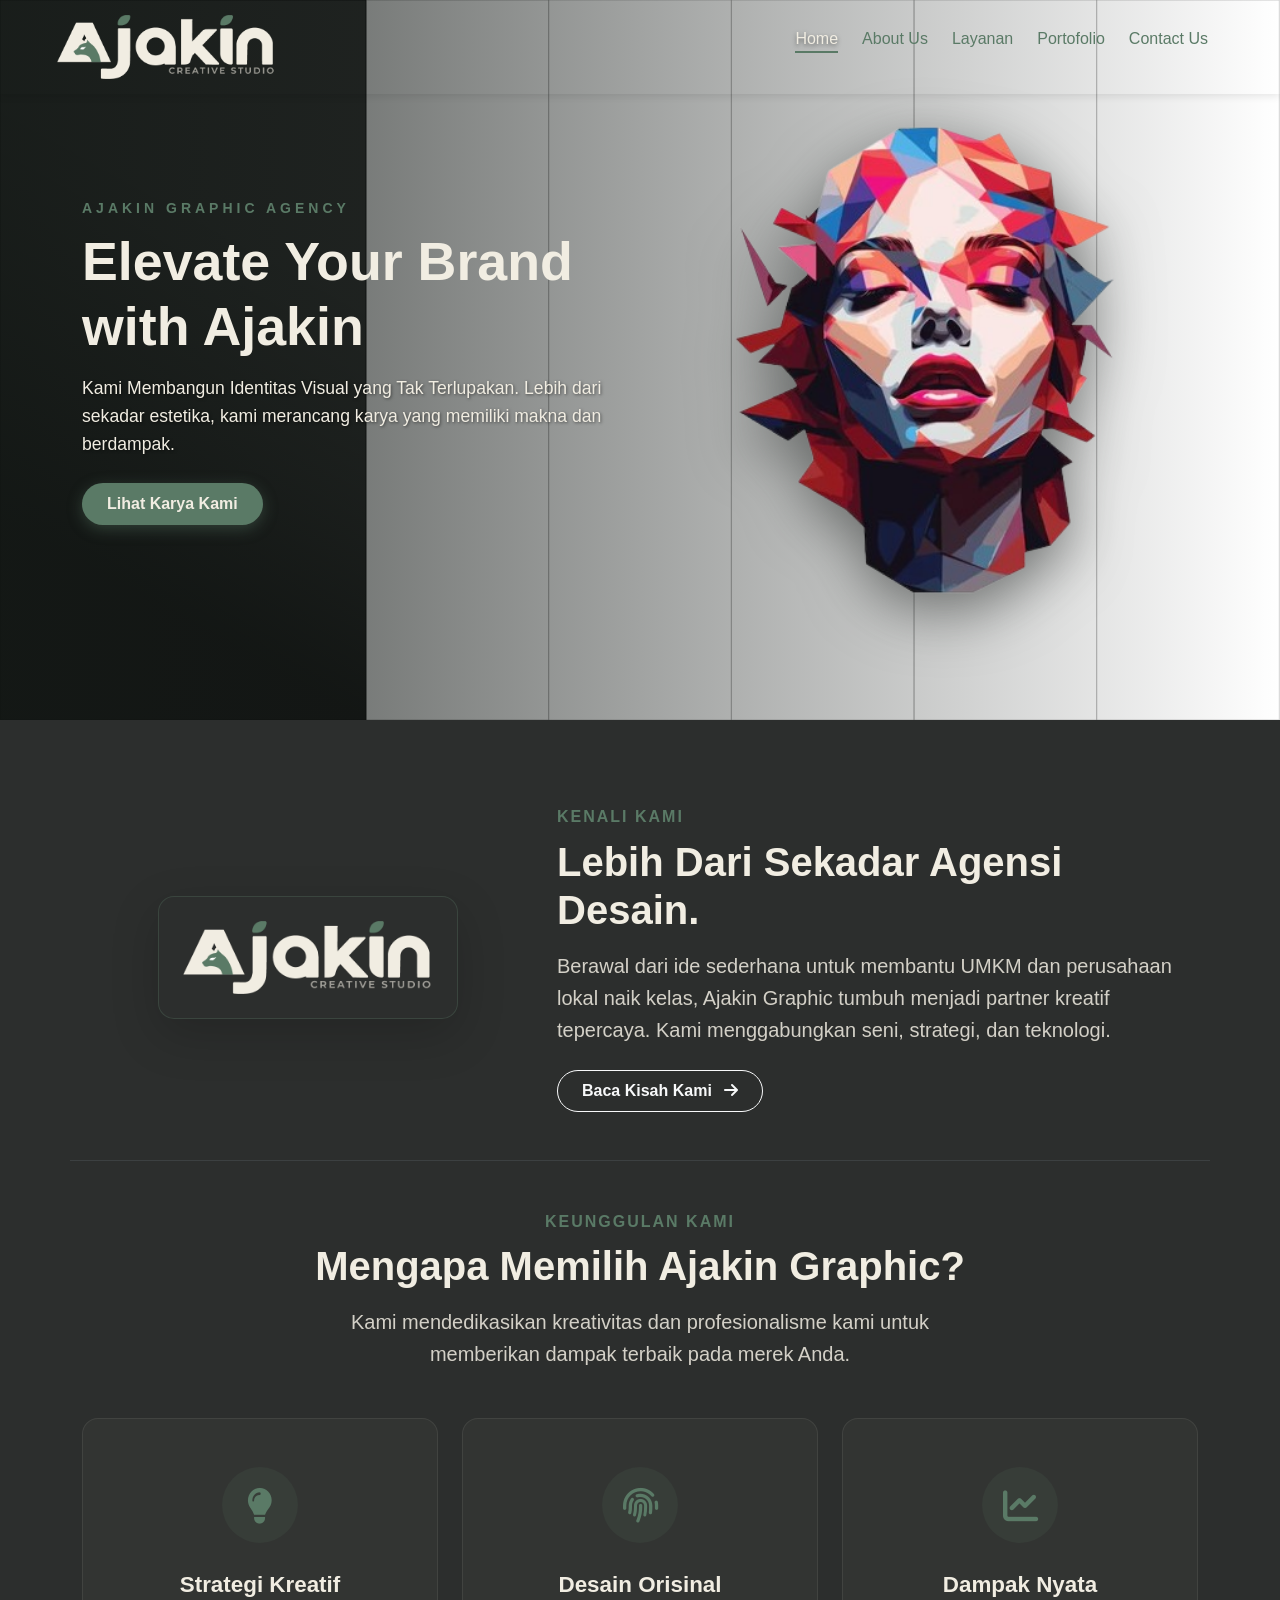
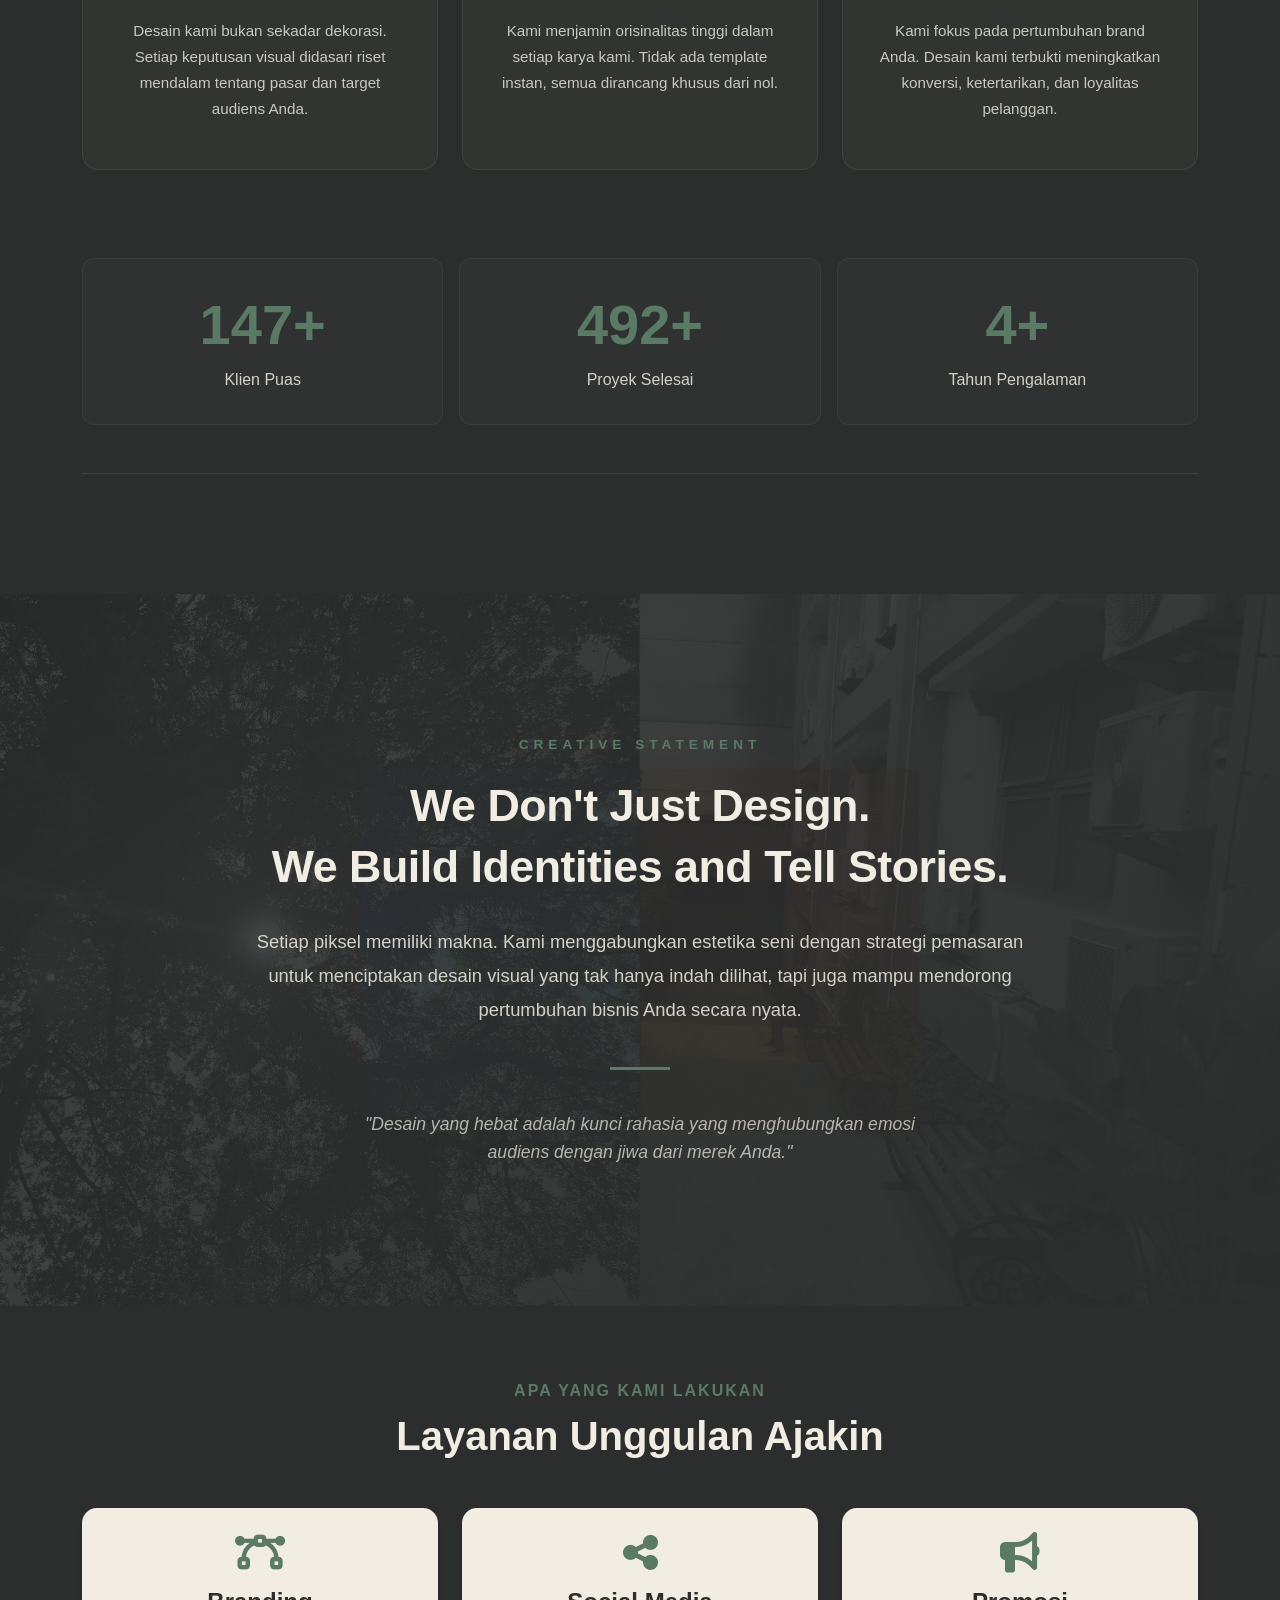
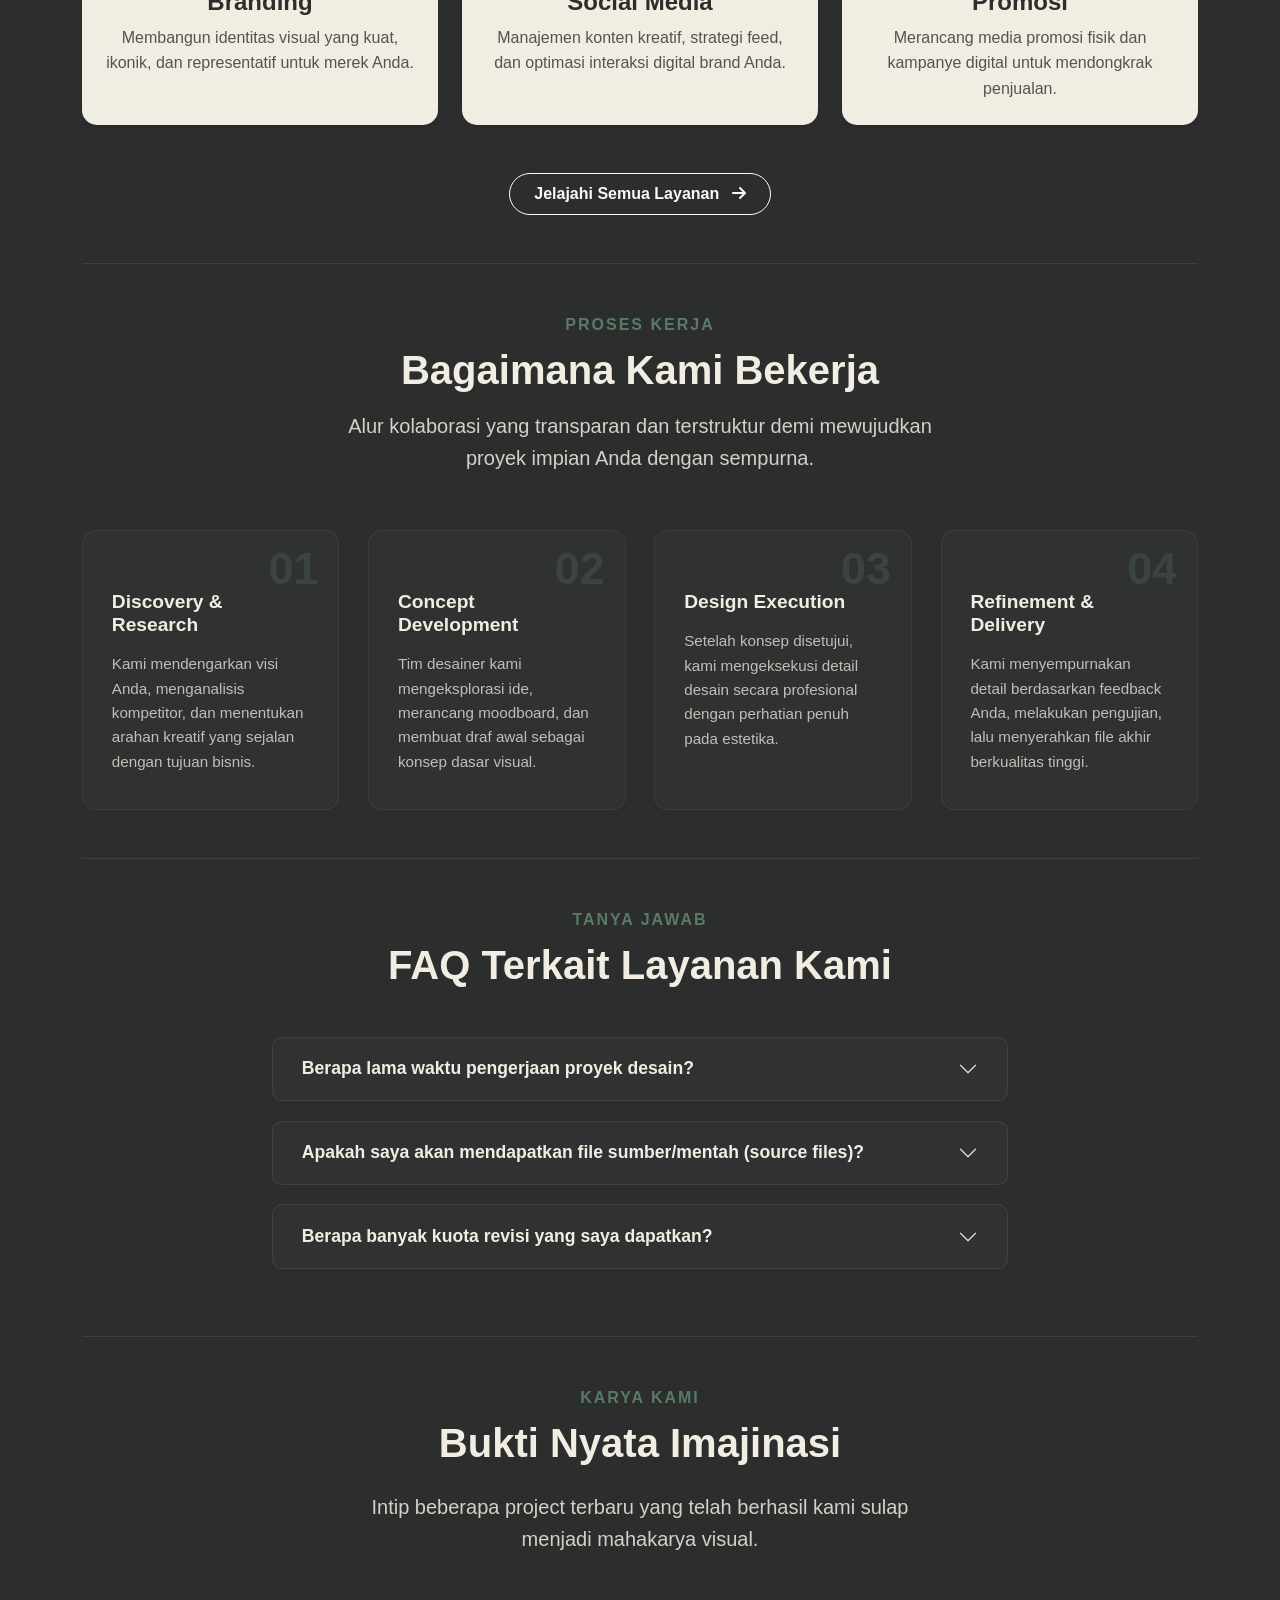
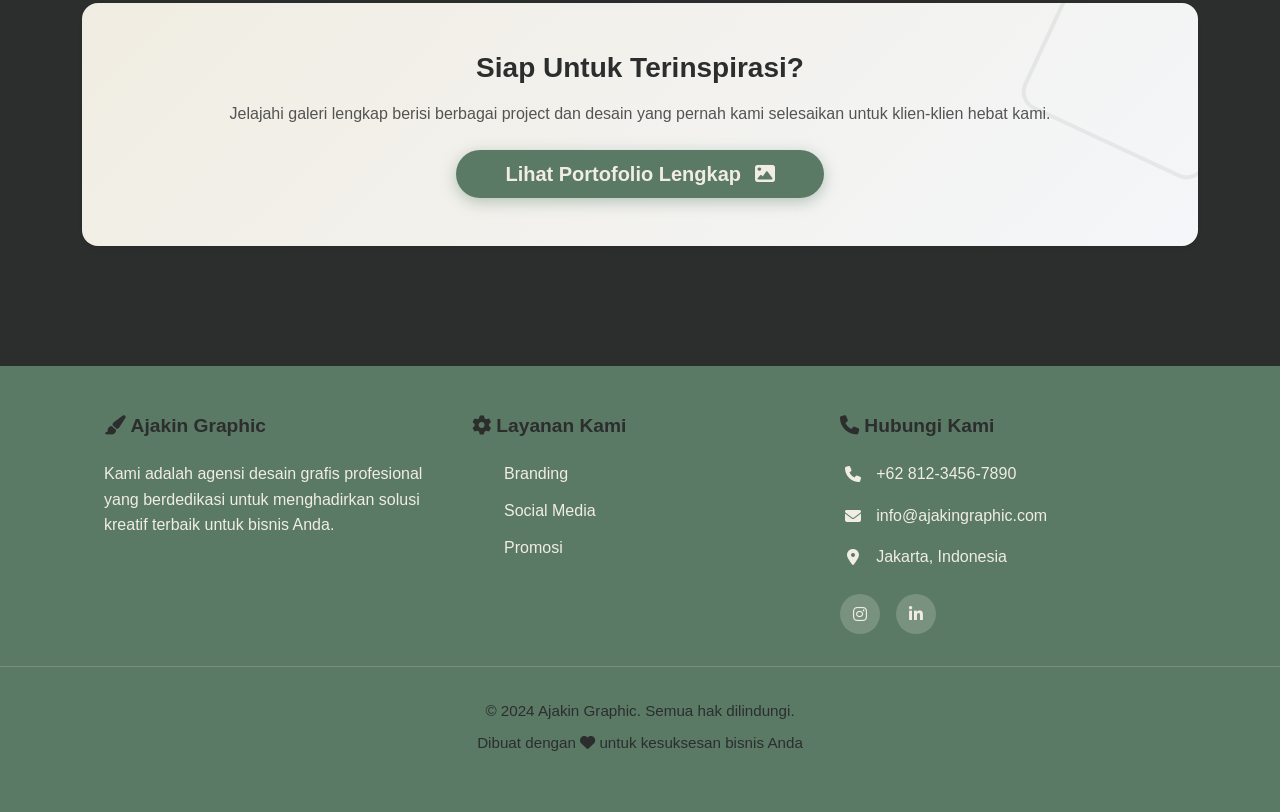
<file: index.html>
<!DOCTYPE html>
<html lang="id">

<head>
    <meta charset="UTF-8">
    <meta name="viewport" content="width=device-width, initial-scale=1.0">
    <title>Ajakin Graphic - Graphic Design & Marketing Agency</title>
    <link rel="icon" type="image/png" href="assets/image/ajakin%20logo.png">
    <!-- Font Awesome -->
    <link href="https://cdnjs.cloudflare.com/ajax/libs/font-awesome/6.4.0/css/all.min.css" rel="stylesheet">
    <!-- Bootstrap 5 CSS -->
    <link href="https://cdn.jsdelivr.net/npm/bootstrap@5.3.3/dist/css/bootstrap.min.css" rel="stylesheet">
    <!-- Custom CSS -->
    <link rel="stylesheet" href="assets/CSS/HomeStyle.css">
    
</head>

<body>
    <!-- ============ HEADER & NAVBAR ============ -->
    <header class="header">
        <div class="header-container">
            <a class="brand" href="index.html">
                <img src="assets/image/ajakin logo.png" alt="Ajakin Graphic Logo" class="brand-logo">
            </a>
            <button class="nav-toggle" aria-label="Toggle navigation">
                <i class="fas fa-bars"></i>
            </button>
            <nav class="nav-menu">
                <ul class="nav-list">
                    <li><a href="index.html" class="active">Home</a></li>
                    <li><a href="about.html">About Us</a></li>
                    <li><a href="service.html">Layanan</a></li>
                    <li><a href="portofolio.html">Portofolio</a></li>
                    <li><a href="contact.html">Contact Us</a></li>
                </ul>
            </nav>
        </div>
        <div class="scroll-progress"></div>
    </header>

    <!-- === BANNER HERO DENGAN KONTEN BERTUMPUK === -->
    <section class="hero-banner-flat position-relative d-flex align-items-center">
        <!-- Gambar Background -->
        <img src="assets/image/bg banner fp ppw.png" alt="Portfolio Banner Hero" style="position: absolute; top: 0; left: 0; width: 100%; height: 100%; object-fit: cover; object-position: 35% center; z-index: 0;">

        <!-- Shadow (Gradasi gelap) agar teks terbaca di mobile dan desktop -->
        <div style="position: absolute; top: 0; left: 0; width: 100%; height: 100%; background: linear-gradient(to right, rgba(20, 25, 22, 0.8) 0%, rgba(20, 25, 22, 0) 100%); z-index: 1;"></div>
        
        <!-- Tambahan Shadow bawah untuk mobile -->
        <div style="position: absolute; bottom: 0; left: 0; width: 100%; height: 50%; background: linear-gradient(to top, rgba(20, 25, 22, 0.8) 0%, rgba(20, 25, 22, 0) 100%); z-index: 1;" class="d-lg-none"></div>

        <!-- Konten (Relative) -->
        <div class="container position-relative" style="z-index: 2;">
                <div class="row align-items-center">
                    <!-- Teks Hero -->
                    <div class="col-lg-6 text-center text-lg-start">
                        <span
                            style="font-size: 14px; letter-spacing: 4px; color: var(--accent); font-weight: 600; text-transform: uppercase;">Ajakin
                            Graphic Agency</span>
                        <h1 class="display-4 fw-bold mt-2 mb-3"
                            style="color: var(--white); font-family: 'Segoe UI', sans-serif; line-height: 1.2;">
                            Elevate Your Brand<br>with Ajakin
                        </h1>
                        <p class="lead mb-4"
                            style="color: var(--white); font-size: 1.1rem; text-shadow: 1px 1px 3px rgba(0,0,0,0.5);">
                            Kami Membangun Identitas Visual yang Tak Terlupakan. Lebih dari sekadar estetika, kami
                            merancang karya yang memiliki makna dan berdampak.
                        </p>
                        <a href="portofolio.html" class="btn px-4 py-2 rounded-pill fw-bold"
                            style="background-color: var(--accent); color: var(--white); box-shadow: 0 4px 15px rgba(90, 122, 102, 0.4); transition: transform 0.3s ease;"
                            onmouseover="this.style.transform='translateY(-3px)'"
                            onmouseout="this.style.transform='translateY(0)'">Lihat Karya Kami</a>
                    </div>

                    <!-- Gambar Ilustrasi -->
                    <div class="col-lg-6 text-center">
                        <img src="assets/image/home ilus.png" alt="Ajakin Graphic Illustration" class="img-fluid hero-ilus-img">
                    </div>
                </div>
            </div>
    </section>

    <!-- ============ MAIN CONTENT (PART 1: INTRO & VALUES) ============ -->
    <main class="container my-5 py-4">
        <!-- SECTION 1: Cuplikan Tentang Kami -->
        <div class="row align-items-center mb-5 pb-5 border-bottom border-secondary border-opacity-25 reveal">
            <div class="col-lg-5 mb-4 mb-lg-0 text-center">
                <!-- Logo sebagai ilustrasi Tentang Kami -->
                <img src="assets/image/ajakin logo.png" alt="Tentang Ajakin Graphic"
                    class="img-fluid rounded-4 shadow-lg p-4"
                    style="background-color: var(--primary); border: 1px solid rgba(90, 122, 102, 0.3); max-width: 300px; transition: transform 0.3s ease;"
                    onmouseover="this.style.transform='scale(1.05)'" onmouseout="this.style.transform='scale(1)'">
            </div>
            <div class="col-lg-7">
                <span class="text-uppercase fw-bold" style="color: var(--accent); letter-spacing: 2px;">Kenali Kami</span>
                <h2 class="display-6 fw-bold mb-3 mt-2" style="color: var(--white);">Lebih Dari Sekadar Agensi Desain.</h2>
                <p class="lead mb-4" style="color: var(--white); opacity: 0.85;">
                    Berawal dari ide sederhana untuk membantu UMKM dan perusahaan lokal naik kelas, Ajakin Graphic tumbuh menjadi partner kreatif tepercaya. Kami menggabungkan seni, strategi, dan teknologi.
                </p>
                <a href="about.html" class="btn btn-outline-light rounded-pill px-4 py-2 fw-semibold">Baca Kisah Kami
                    <i class="fas fa-arrow-right ms-2"></i></a>
            </div>
        </div>

        <!-- SECTION 2: Mengapa Memilih Kami (Why Choose Us) -->
        <div class="mb-5 pb-5 border-bottom border-secondary border-opacity-25 reveal">
            <div class="text-center mb-5">
                <span class="text-uppercase fw-bold" style="color: var(--accent); letter-spacing: 2px;">Keunggulan Kami</span>
                <h2 class="display-6 fw-bold mb-3 mt-2" style="color: var(--white);">Mengapa Memilih Ajakin Graphic?</h2>
                <p class="lead mx-auto mb-4" style="color: var(--white); opacity: 0.85; max-width: 600px;">
                    Kami mendedikasikan kreativitas dan profesionalisme kami untuk memberikan dampak terbaik pada merek Anda.
                </p>
            </div>
            <div class="row g-4">
                <div class="col-md-4">
                    <div class="why-card">
                        <div class="why-icon-box">
                            <i class="fas fa-lightbulb"></i>
                        </div>
                        <h4 class="why-card-title">Strategi Kreatif</h4>
                        <p class="why-card-desc">Desain kami bukan sekadar dekorasi. Setiap keputusan visual didasari riset mendalam tentang pasar dan target audiens Anda.</p>
                    </div>
                </div>
                <div class="col-md-4">
                    <div class="why-card">
                        <div class="why-icon-box">
                            <i class="fas fa-fingerprint"></i>
                        </div>
                        <h4 class="why-card-title">Desain Orisinal</h4>
                        <p class="why-card-desc">Kami menjamin orisinalitas tinggi dalam setiap karya kami. Tidak ada template instan, semua dirancang khusus dari nol.</p>
                    </div>
                </div>
                <div class="col-md-4">
                    <div class="why-card">
                        <div class="why-icon-box">
                            <i class="fas fa-chart-line"></i>
                        </div>
                        <h4 class="why-card-title">Dampak Nyata</h4>
                        <p class="why-card-desc">Kami fokus pada pertumbuhan brand Anda. Desain kami terbukti meningkatkan konversi, ketertarikan, dan loyalitas pelanggan.</p>
                    </div>
                </div>
            </div>
            
            <!-- Stats Counter Row -->
            <div class="row text-center mt-5 pt-4 g-3">
                <div class="col-4">
                    <div class="stat-item">
                        <h2 class="display-4 fw-bold" style="color: var(--accent);"><span data-count="150">0</span>+</h2>
                        <p class="mb-0" style="color: var(--white); opacity: 0.85;">Klien Puas</p>
                    </div>
                </div>
                <div class="col-4">
                    <div class="stat-item">
                        <h2 class="display-4 fw-bold" style="color: var(--accent);"><span data-count="500">0</span>+</h2>
                        <p class="mb-0" style="color: var(--white); opacity: 0.85;">Proyek Selesai</p>
                    </div>
                </div>
                <div class="col-4">
                    <div class="stat-item">
                        <h2 class="display-4 fw-bold" style="color: var(--accent);"><span data-count="5">0</span>+</h2>
                        <p class="mb-0" style="color: var(--white); opacity: 0.85;">Tahun Pengalaman</p>
                    </div>
                </div>
            </div>
        </div>
    </main>

    <!-- ============ SECTION BANNER 2 (Full Width) ============ -->
    <section class="banner-two-section">
        <div class="banner-two-overlay"></div>
        <div class="banner-two-content container">
            <span class="banner-two-tag">CREATIVE STATEMENT</span>
            <h2 class="banner-two-heading">We Don't Just Design.<br>We Build Identities and Tell Stories.</h2>
            <p class="banner-two-paragraph">Setiap piksel memiliki makna. Kami menggabungkan estetika seni dengan strategi pemasaran untuk menciptakan desain visual yang tak hanya indah dilihat, tapi juga mampu mendorong pertumbuhan bisnis Anda secara nyata.</p>
            <div class="banner-two-decor-line"></div>
            <p class="banner-two-quote">"Desain yang hebat adalah kunci rahasia yang menghubungkan emosi audiens dengan jiwa dari merek Anda."</p>
        </div>
    </section>

    <!-- ============ MAIN CONTENT (PART 2: SERVICES & PROCESS) ============ -->
    <main class="container my-5 py-4">

        <!-- SECTION 3: Cuplikan Layanan -->
        <div class="mb-5 pb-5 border-bottom border-secondary border-opacity-25 text-center reveal">
            <span class="text-uppercase fw-bold" style="color: var(--accent); letter-spacing: 2px;">Apa Yang Kami Lakukan</span>
            <h2 class="display-6 fw-bold mb-5 mt-2" style="color: var(--white);">Layanan Unggulan Ajakin</h2>

            <div class="row g-4 justify-content-center mb-5">
                <!-- Layanan 1: Branding -->
                <div class="col-md-4">
                    <div class="card h-100 border-0 p-4 shadow-sm"
                        style="background-color: var(--white); border-radius: 15px; transition: transform 0.3s ease;"
                        onmouseover="this.style.transform='translateY(-8px)'"
                        onmouseout="this.style.transform='translateY(0)'">
                        <i class="fas fa-bezier-curve mb-3" style="font-size: 2.5rem; color: var(--accent);"></i>
                        <h4 class="fw-bold" style="color: var(--primary);">Branding</h4>
                        <p class="mb-0" style="color: var(--primary); opacity: 0.8;">Membangun identitas visual yang kuat, ikonik, dan representatif untuk merek Anda.</p>
                    </div>
                </div>
                <!-- Layanan 2: Social Media -->
                <div class="col-md-4">
                    <div class="card h-100 border-0 p-4 shadow-sm"
                        style="background-color: var(--white); border-radius: 15px; transition: transform 0.3s ease;"
                        onmouseover="this.style.transform='translateY(-8px)'"
                        onmouseout="this.style.transform='translateY(0)'">
                        <i class="fas fa-share-alt mb-3" style="font-size: 2.5rem; color: var(--accent);"></i>
                        <h4 class="fw-bold" style="color: var(--primary);">Social Media</h4>
                        <p class="mb-0" style="color: var(--primary); opacity: 0.8;">Manajemen konten kreatif, strategi feed, dan optimasi interaksi digital brand Anda.</p>
                    </div>
                </div>
                <!-- Layanan 3: Promosi -->
                <div class="col-md-4">
                    <div class="card h-100 border-0 p-4 shadow-sm"
                        style="background-color: var(--white); border-radius: 15px; transition: transform 0.3s ease;"
                        onmouseover="this.style.transform='translateY(-8px)'"
                        onmouseout="this.style.transform='translateY(0)'">
                        <i class="fas fa-bullhorn mb-3" style="font-size: 2.5rem; color: var(--accent);"></i>
                        <h4 class="fw-bold" style="color: var(--primary);">Promosi</h4>
                        <p class="mb-0" style="color: var(--primary); opacity: 0.8;">Merancang media promosi fisik dan kampanye digital untuk mendongkrak penjualan.</p>
                    </div>
                </div>
            </div>
            <a href="service.html" class="btn btn-outline-light rounded-pill px-4 py-2 fw-semibold">Jelajahi Semua Layanan <i class="fas fa-arrow-right ms-2"></i></a>
        </div>

        <!-- SECTION 4: Alur Kerja Kami (Our Workflow) -->
        <div class="mb-5 pb-5 border-bottom border-secondary border-opacity-25 reveal">
            <div class="text-center mb-5">
                <span class="text-uppercase fw-bold" style="color: var(--accent); letter-spacing: 2px;">Proses Kerja</span>
                <h2 class="display-6 fw-bold mb-3 mt-2" style="color: var(--white);">Bagaimana Kami Bekerja</h2>
                <p class="lead mx-auto mb-4" style="color: var(--white); opacity: 0.85; max-width: 600px;">
                    Alur kolaborasi yang transparan dan terstruktur demi mewujudkan proyek impian Anda dengan sempurna.
                </p>
            </div>
            <div class="workflow-timeline">
                <div class="workflow-step">
                    <div class="workflow-number">01</div>
                    <div class="workflow-content">
                        <h4>Discovery & Research</h4>
                        <p>Kami mendengarkan visi Anda, menganalisis kompetitor, dan menentukan arahan kreatif yang sejalan dengan tujuan bisnis.</p>
                    </div>
                </div>
                <div class="workflow-step">
                    <div class="workflow-number">02</div>
                    <div class="workflow-content">
                        <h4>Concept Development</h4>
                        <p>Tim desainer kami mengeksplorasi ide, merancang moodboard, dan membuat draf awal sebagai konsep dasar visual.</p>
                    </div>
                </div>
                <div class="workflow-step">
                    <div class="workflow-number">03</div>
                    <div class="workflow-content">
                        <h4>Design Execution</h4>
                        <p>Setelah konsep disetujui, kami mengeksekusi detail desain secara profesional dengan perhatian penuh pada estetika.</p>
                    </div>
                </div>
                <div class="workflow-step">
                    <div class="workflow-number">04</div>
                    <div class="workflow-content">
                        <h4>Refinement & Delivery</h4>
                        <p>Kami menyempurnakan detail berdasarkan feedback Anda, melakukan pengujian, lalu menyerahkan file akhir berkualitas tinggi.</p>
                    </div>
                </div>
            </div>
        </div>

        <!-- SECTION 5: FAQ (Pertanyaan yang Sering Diajukan) -->
        <div class="mb-5 pb-5 border-bottom border-secondary border-opacity-25 reveal">
            <div class="text-center mb-5">
                <span class="text-uppercase fw-bold" style="color: var(--accent); letter-spacing: 2px;">Tanya Jawab</span>
                <h2 class="display-6 fw-bold mb-3 mt-2" style="color: var(--white);">FAQ Terkait Layanan Kami</h2>
            </div>
            <div class="row justify-content-center">
                <div class="col-lg-8">
                    <div class="accordion custom-accordion" id="faqAccordion">
                        <div class="accordion-item">
                            <h2 class="accordion-header" id="headingOne">
                                <button class="accordion-button collapsed" type="button" data-bs-toggle="collapse" data-bs-target="#collapseOne" aria-expanded="false" aria-controls="collapseOne">
                                    Berapa lama waktu pengerjaan proyek desain?
                                </button>
                            </h2>
                            <div id="collapseOne" class="accordion-collapse collapse" aria-labelledby="headingOne" data-bs-parent="#faqAccordion">
                                <div class="accordion-body">
                                    Waktu pengerjaan bergantung pada kompleksitas proyek. Untuk pembuatan logo & branding dasar memakan waktu 1-2 minggu, sedangkan proyek UI/UX atau kustom ilustrasi berkisar antara 2-4 minggu. Kami selalu menyepakati tenggat waktu di awal kerjasama.
                                </div>
                            </div>
                        </div>
                        <div class="accordion-item">
                            <h2 class="accordion-header" id="headingTwo">
                                <button class="accordion-button collapsed" type="button" data-bs-toggle="collapse" data-bs-target="#collapseTwo" aria-expanded="false" aria-controls="collapseTwo">
                                    Apakah saya akan mendapatkan file sumber/mentah (source files)?
                                </button>
                            </h2>
                            <div id="collapseTwo" class="accordion-collapse collapse" aria-labelledby="headingTwo" data-bs-parent="#faqAccordion">
                                <div class="accordion-body">
                                    Ya, untuk setiap proyek final yang selesai dan lunas, kami akan menyerahkan file ekspor berkualitas tinggi (.PNG, .JPG, .PDF) beserta file sumber mentah (.AI, .PSD, .FIG, atau vector .SVG) agar Anda memegang kendali penuh atas brand Anda.
                                </div>
                            </div>
                        </div>
                        <div class="accordion-item">
                            <h2 class="accordion-header" id="headingThree">
                                <button class="accordion-button collapsed" type="button" data-bs-toggle="collapse" data-bs-target="#collapseThree" aria-expanded="false" aria-controls="collapseThree">
                                    Berapa banyak kuota revisi yang saya dapatkan?
                                </button>
                            </h2>
                            <div id="collapseThree" class="accordion-collapse collapse" aria-labelledby="headingThree" data-bs-parent="#faqAccordion">
                                <div class="accordion-body">
                                    Secara standar kami menyediakan 2 hingga 3 kali revisi mayor pada fase pengembangan konsep. Setelah masuk ke fase penyempurnaan, kami melayani revisi minor hingga hasil akhir dirasa sempurna oleh klien. Detail batas revisi akan tercantum di surat kesepakatan kerjasama.
                                </div>
                            </div>
                        </div>
                    </div>
                </div>
            </div>
        </div>

        <!-- SECTION 6: Cuplikan Portofolio -->
        <div class="text-center mb-5 reveal">
            <span class="text-uppercase fw-bold" style="color: var(--accent); letter-spacing: 2px;">Karya Kami</span>
            <h2 class="display-6 fw-bold mb-4 mt-2" style="color: var(--white);">Bukti Nyata Imajinasi</h2>
            <p class="lead mx-auto mb-5" style="color: var(--white); opacity: 0.85; max-width: 600px;">
                Intip beberapa project terbaru yang telah berhasil kami sulap menjadi mahakarya visual.
            </p>

            <div class="p-5 rounded-4 shadow-sm text-center"
                style="background: linear-gradient(135deg, var(--white) 0%, var(--light-gray) 100%); position: relative; overflow: hidden;">
                <!-- Aksesoris background kotak abstrak -->
                <div
                    style="position: absolute; width: 200px; height: 200px; border: 4px solid rgba(90, 122, 102, 0.1); border-radius: 20px; top: -50px; right: -50px; transform: rotate(25deg);">
                </div>

                <h3 class="fw-bold mb-3" style="color: var(--primary); position: relative; z-index: 1;">Siap Untuk Terinspirasi?</h3>
                <p class="mb-4" style="color: var(--primary); opacity: 0.8; position: relative; z-index: 1;">Jelajahi galeri lengkap berisi berbagai project dan desain yang pernah kami selesaikan untuk klien-klien hebat kami.</p>
                <a href="portofolio.html" class="btn btn-lg rounded-pill px-5 fw-bold"
                    style="background-color: var(--accent); color: var(--white); box-shadow: 0 4px 15px rgba(90, 122, 102, 0.4); position: relative; z-index: 1; transition: transform 0.3s ease;"
                    onmouseover="this.style.transform='translateY(-4px)'"
                    onmouseout="this.style.transform='translateY(0)'">Lihat Portofolio Lengkap <i
                        class="fas fa-image ms-2"></i></a>
            </div>
        </div>
    </main>

    <!-- ============ FOOTER ============ -->
    <footer class="footer">
        <div class="footer-container">
            <div class="footer-col">
                <h5><i class="fas fa-paint-brush"></i> Ajakin Graphic</h5>
                <p>Kami adalah agensi desain grafis profesional yang berdedikasi untuk menghadirkan solusi kreatif terbaik untuk bisnis Anda.</p>
            </div>
            <div class="footer-col">
                <h5><i class="fas fa-cog"></i> Layanan Kami</h5>
                <ul class="footer-links">
                    <li><a href="service.html">Branding</a></li>
                    <li><a href="service.html">Social Media</a></li>
                    <li><a href="service.html">Promosi</a></li>
                </ul>
            </div>
            <div class="footer-col">
                <h5><i class="fas fa-phone"></i> Hubungi Kami</h5>
                <div class="contact-item">
                    <i class="fas fa-phone"></i>
                    <span>+62 812-3456-7890</span>
                </div>
                <div class="contact-item">
                    <i class="fas fa-envelope"></i>
                    <span>info@ajakingraphic.com</span>
                </div>
                <div class="contact-item">
                    <i class="fas fa-map-marker-alt"></i>
                    <span>Jakarta, Indonesia</span>
                </div>
                <div class="social-links">
                    <a href="https://www.instagram.com/yaelahhh.desain?igsh=MTJ2dGk0ZmpyYTkzag==" target="_blank" rel="noopener noreferrer" title="Instagram"><i class="fab fa-instagram"></i></a>
                    <a href="https://www.linkedin.com/in/bambang-supriyadi-6a6b3a31a?utm_source=share_via&utm_content=profile&utm_medium=member_android" target="_blank" rel="noopener noreferrer" title="LinkedIn"><i class="fab fa-linkedin-in"></i></a>
                </div>
            </div>
        </div>
        <div class="footer-bottom">
            <p>&copy; 2024 Ajakin Graphic. Semua hak dilindungi.</p>
            <p>Dibuat dengan <i class="fas fa-heart heart-icon"></i> untuk kesuksesan bisnis Anda</p>
        </div>
    </footer>

    <!-- Bootstrap 5 JS Bundle -->
    <script src="https://cdn.jsdelivr.net/npm/bootstrap@5.3.3/dist/js/bootstrap.bundle.min.js"></script>
    <script src="assets/js/scroll.js"></script>
</body>

</html>
</file>
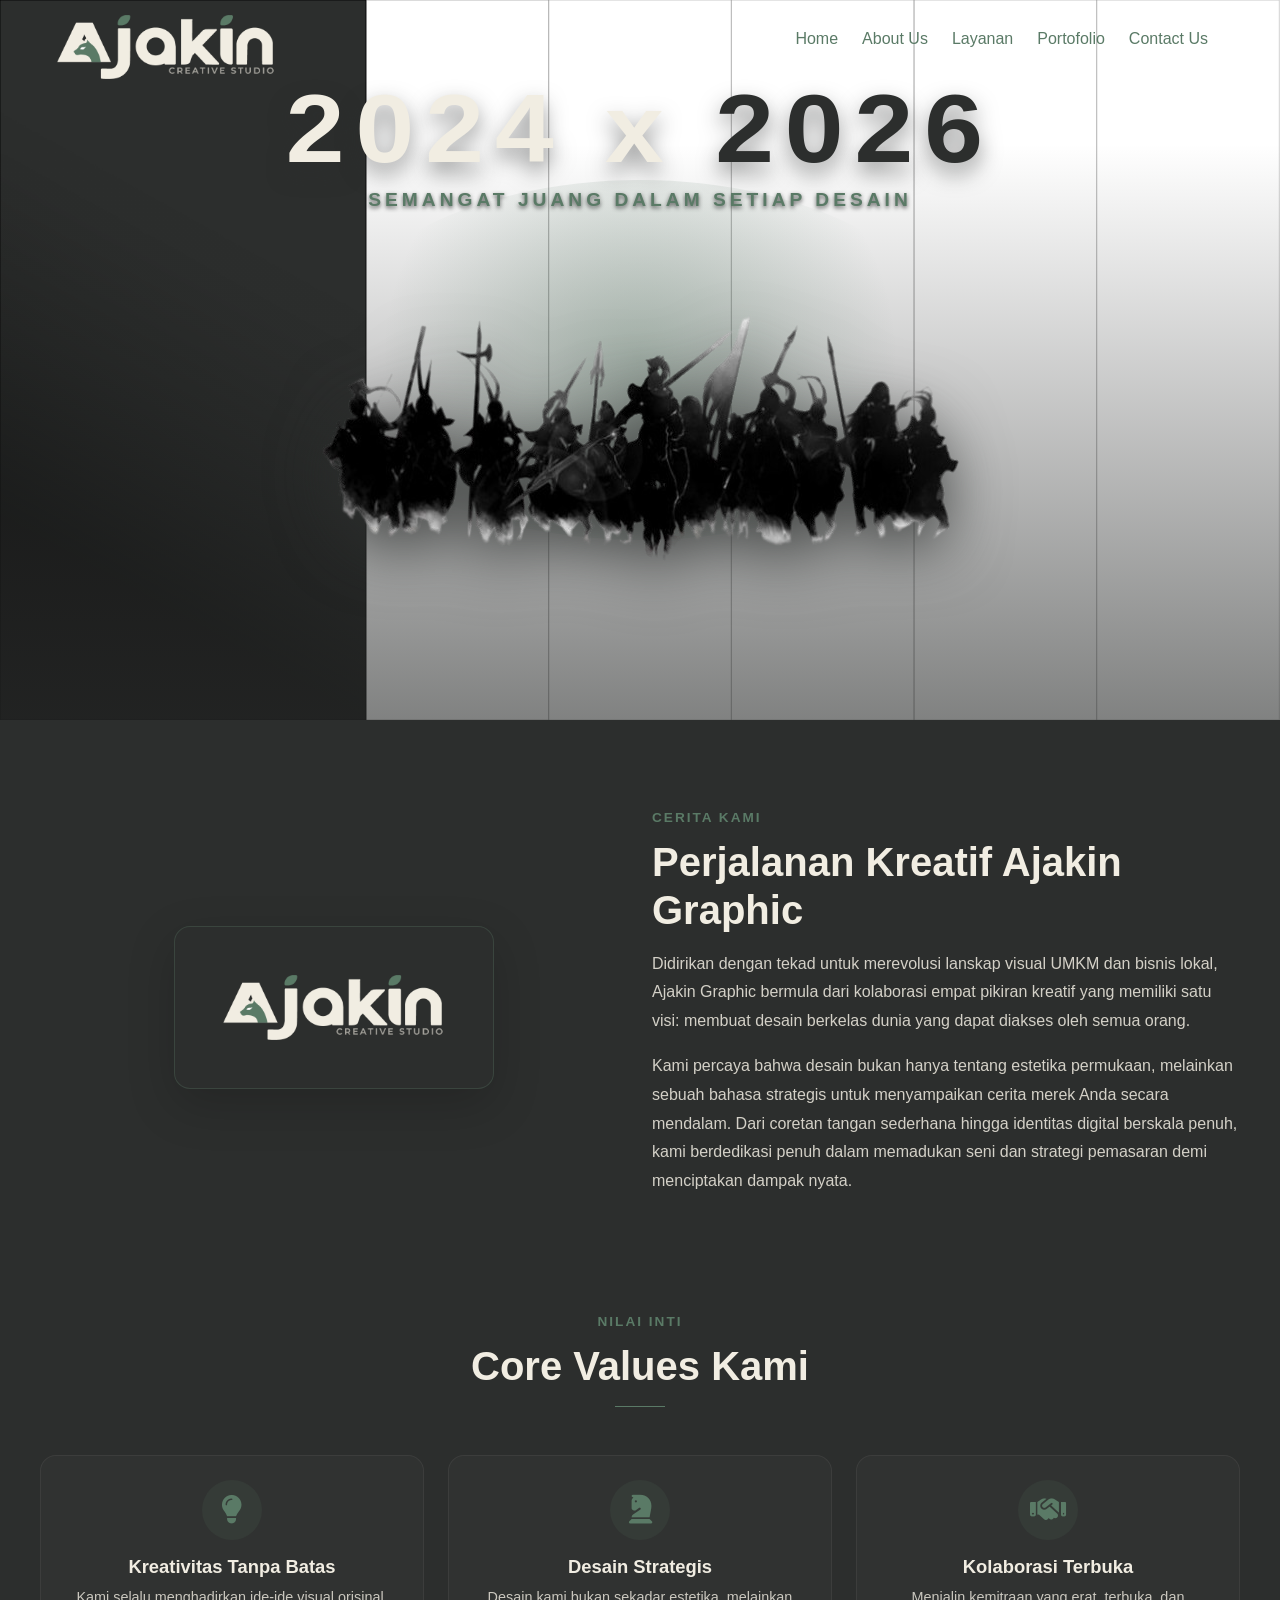
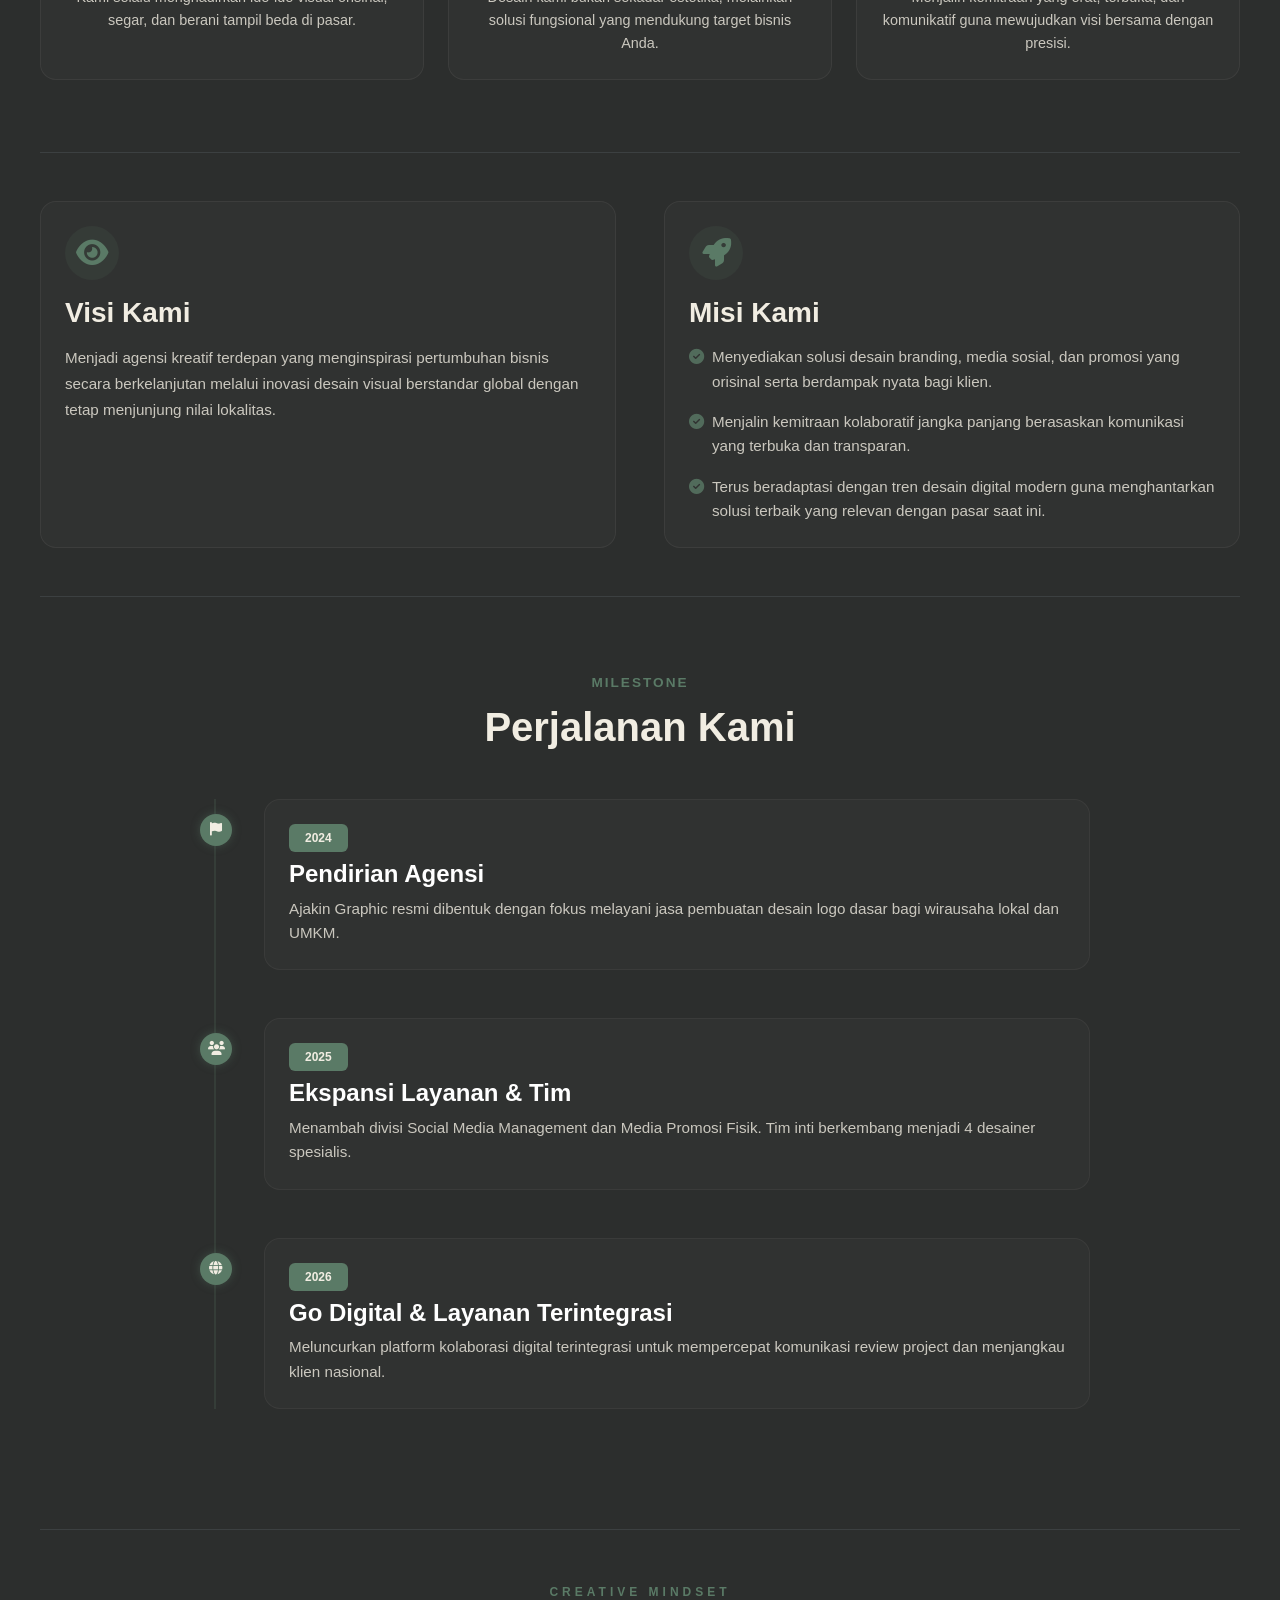
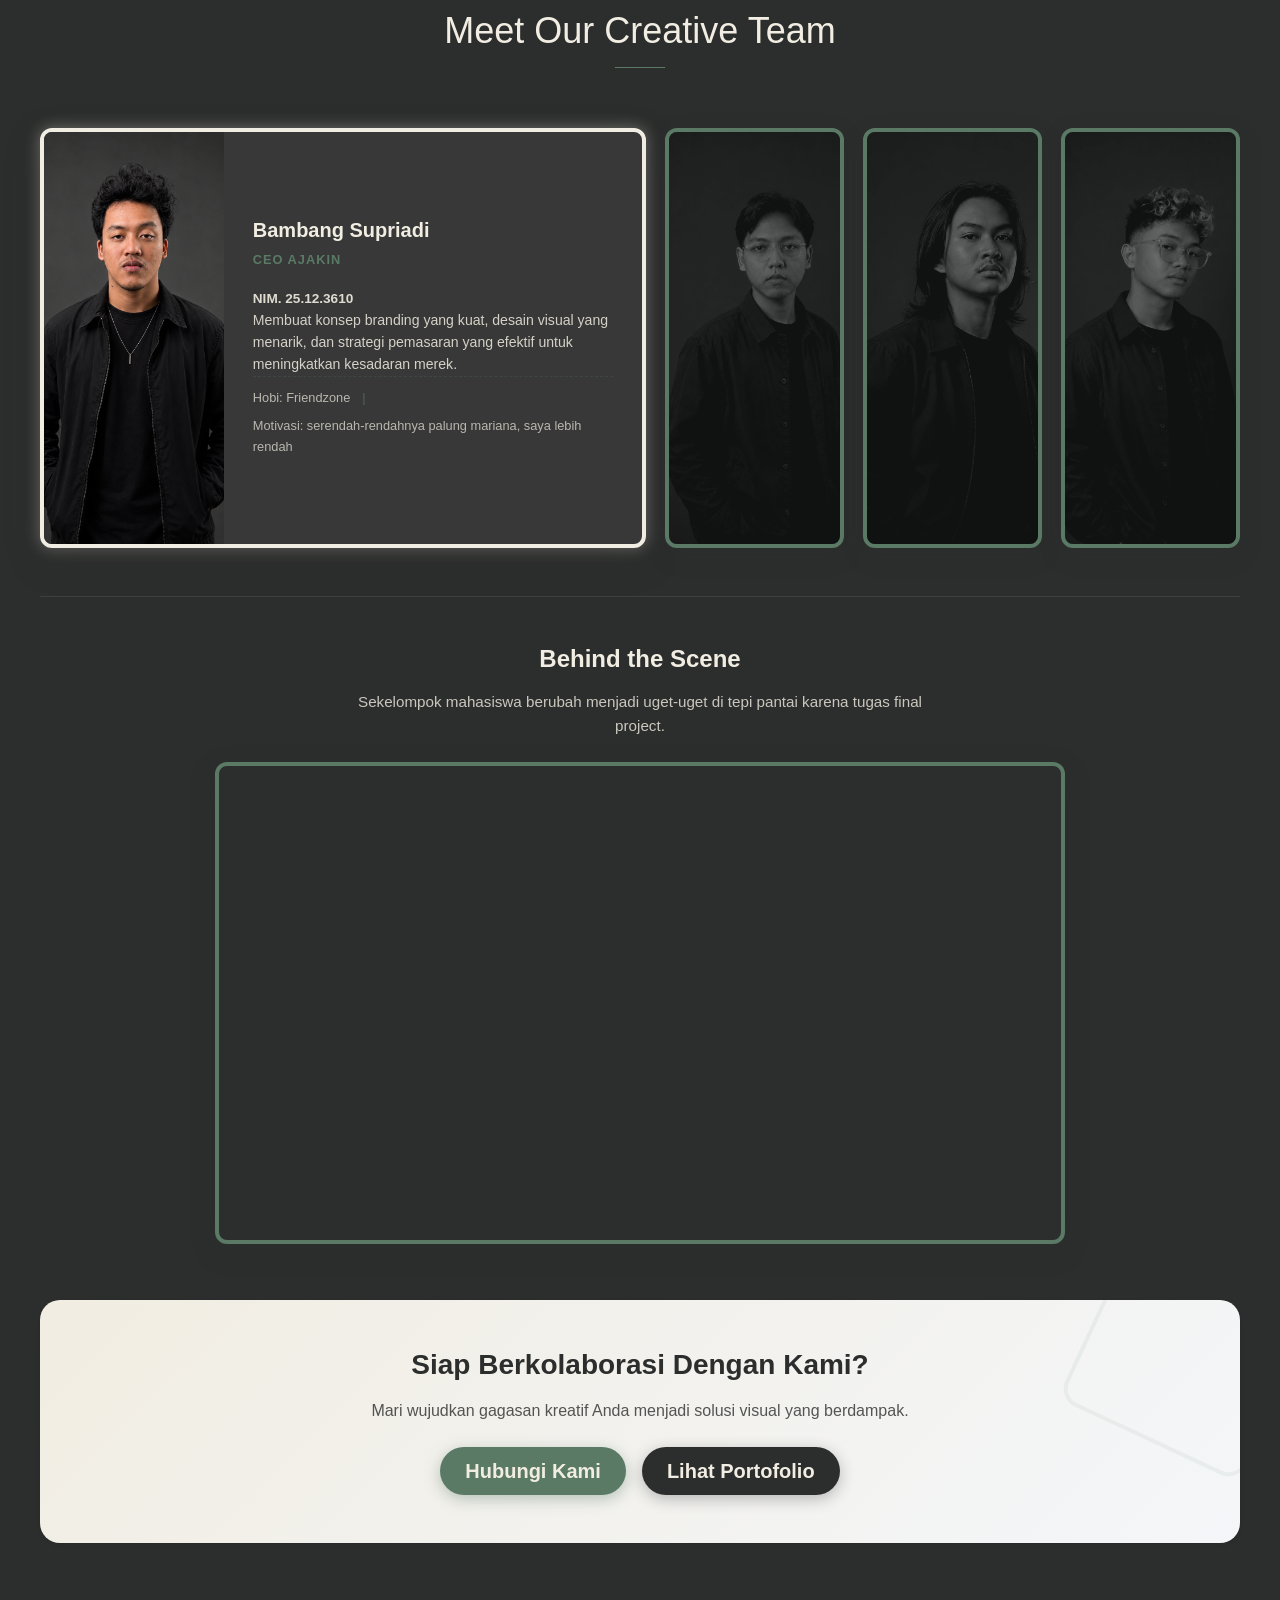
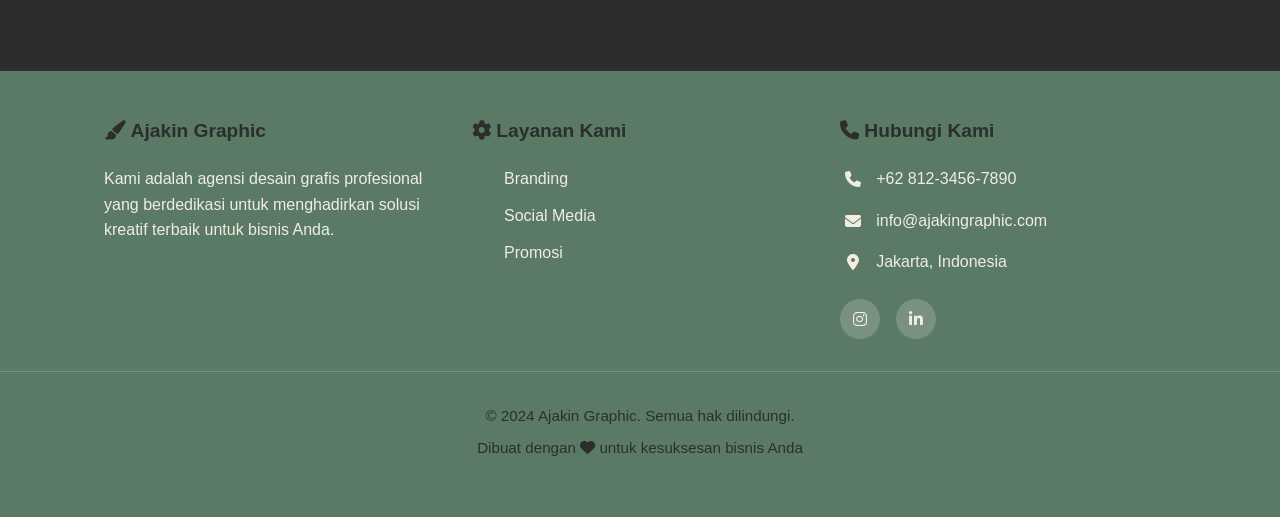
<file: about.html>
<!DOCTYPE html>
<html lang="id">

<head>
    <meta charset="UTF-8">
    <meta name="viewport" content="width=device-width, initial-scale=1.0">
    <title>About Us - Ajakin Graphic</title>
    <link rel="icon" type="image/png" href="assets/image/ajakin%20logo.png">
    <!-- Font Awesome -->
    <link href="https://cdnjs.cloudflare.com/ajax/libs/font-awesome/6.4.0/css/all.min.css" rel="stylesheet">
    <link href="https://cdn.jsdelivr.net/npm/bootstrap@5.3.0/dist/css/bootstrap.min.css" rel="stylesheet">
    <link rel="stylesheet" href="assets/CSS/About.css">
</head>

<body>
    <!-- ============ HEADER & NAVBAR ============ -->
    <header class="header">
        <div class="header-container">
            <a class="brand" href="index.html">
                <img src="assets/image/ajakin logo.png" alt="Ajakin Graphic Logo" class="brand-logo">
            </a>
            <button class="nav-toggle" aria-label="Toggle navigation">
                <i class="fas fa-bars"></i>
            </button>
            <nav class="nav-menu">
                <ul class="nav-list">
                    <li><a href="index.html">Home</a></li>
                    <li><a href="about.html">About Us</a></li>
                    <li><a href="service.html">Layanan</a></li>
                    <li><a href="portofolio.html">Portofolio</a></li>
                    <li><a href="contact.html">Contact Us</a></li>
                </ul>
            </nav>
        </div>
        <div class="scroll-progress"></div>
    </header>

    <!-- === HERO BANNER ABOUT US === -->
    <section class="hero-banner-flat position-relative d-flex flex-column justify-content-center align-items-center">
        <!-- Gambar Background -->
        <img src="assets/image/bg banner fp ppw.png" alt="About Us Banner Hero"
            style="position: absolute; top: 0; left: 0; width: 100%; height: 100%; object-fit: cover; object-position: 35% center; z-index: 0;">

        <!-- Overlay gradasi dari bawah ke atas agar lebih bersih -->
        <div
            style="position: absolute; top: 0; left: 0; width: 100%; height: 100%; background: linear-gradient(to top, rgba(44, 46, 45, 0.6) 0%, rgba(44, 46, 45, 0) 80%); z-index: 1;">
        </div>

        <!-- Overlay efek cahaya di tengah -->
        <div
            style="position: absolute; top: 50%; left: 50%; transform: translate(-50%, -50%); width: 50%; height: 50%; background: radial-gradient(circle, rgba(90, 122, 102, 0.4) 0%, rgba(44, 46, 45, 0) 70%); border-radius: 50%; z-index: 1;">
        </div>

        <!-- Konten (Relative) -->
        <div class="container position-relative d-flex flex-column align-items-center justify-content-center h-100"
            style="z-index: 2;">
            <!-- Teks Atas -->
            <h1 class="fw-bold m-0 hero-about-title"
                style="color: var(--white); font-family: 'Arial Black', Impact, sans-serif; line-height: 1; white-space: nowrap; text-shadow: 0 10px 20px rgba(44, 46, 45, 0.5);">
                2024 x <span style="color: var(--primary);">2026</span>
            </h1>
            <p class="mb-4 mt-2 text-uppercase text-center hero-about-subtext"
                style="color: var(--accent); font-weight: 700; letter-spacing: 4px; font-size: clamp(0.7rem, 1.5vw, 1.2rem); text-shadow: 0 2px 4px rgba(44, 46, 45, 0.8);">
                Semangat Juang dalam Setiap Desain
            </p>

            <!-- Gambar Bawah (diperbesar) -->
            <img src="assets/image/warior.png" alt="Semangat 1945" class="img-fluid mb-2 hero-about-img"
                style="object-fit: contain; filter: drop-shadow(0 20px 30px rgba(44, 46, 45, 0.8));">
        </div>
    </section>

    <!-- ============ MAIN CONTENT ============ -->
    <main class="main-container">

        <!-- SECTION 1: Cerita Kami (Our Story) -->
        <div class="row align-items-center my-5 py-4 reveal">
            <div class="col-lg-6 mb-4 mb-lg-0 text-center">
                <img src="assets/image/ajakin logo.png" alt="Logo Ajakin Graphic"
                    class="img-fluid rounded-4 shadow-lg p-5"
                    style="background-color: var(--primary); border: 1px solid rgba(90, 122, 102, 0.3); max-width: 320px;">
            </div>
            <div class="col-lg-6">
                <span class="text-uppercase fw-bold"
                    style="color: var(--accent); letter-spacing: 2px; font-size: 0.85rem;">Cerita Kami</span>
                <h2 class="display-6 fw-bold mb-3 mt-2" style="color: var(--white);">Perjalanan Kreatif Ajakin Graphic
                </h2>
                <p style="color: var(--white); opacity: 0.85; line-height: 1.8;">
                    Didirikan dengan tekad untuk merevolusi lanskap visual UMKM dan bisnis lokal, Ajakin Graphic bermula
                    dari kolaborasi empat pikiran kreatif yang memiliki satu visi: membuat desain berkelas dunia yang
                    dapat diakses oleh semua orang.
                </p>
                <p style="color: var(--white); opacity: 0.85; line-height: 1.8;">
                    Kami percaya bahwa desain bukan hanya tentang estetika permukaan, melainkan sebuah bahasa strategis
                    untuk menyampaikan cerita merek Anda secara mendalam. Dari coretan tangan sederhana hingga identitas
                    digital berskala penuh, kami berdedikasi penuh dalam memadukan seni dan strategi pemasaran demi
                    menciptakan dampak nyata.
                </p>
            </div>
        </div>

        <!-- SECTION: Core Perusahaan (Core Values) -->
        <div class="my-5 py-4 reveal">
            <div class="text-center mb-5">
                <span class="text-uppercase fw-bold"
                    style="color: var(--accent); letter-spacing: 2px; font-size: 0.85rem;">Nilai Inti</span>
                <h2 class="display-6 fw-bold mb-3 mt-2" style="color: var(--white);">Core Values Kami</h2>
                <div class="mx-auto mt-3" style="width: 50px; height: 1px; background-color: var(--accent);"></div>
            </div>

            <div class="row g-4">
                <!-- Value 1: Kreativitas -->
                <div class="col-md-4 text-center">
                    <div class="p-4 rounded-4"
                        style="background: rgba(241, 237, 226, 0.02); border: 1px solid rgba(241, 237, 226, 0.06); height: 100%;">
                        <div class="d-inline-flex align-items-center justify-content-center mb-3"
                            style="width: 60px; height: 60px; background: rgba(90, 122, 102, 0.12); border-radius: 50%; font-size: 1.8rem; color: var(--accent);">
                            <i class="fas fa-lightbulb"></i>
                        </div>
                        <h4 class="fw-bold mb-2" style="color: var(--white); font-size: 1.15rem;">Kreativitas Tanpa
                            Batas</h4>
                        <p class="mb-0" style="color: var(--white); opacity: 0.8; font-size: 0.9rem; line-height: 1.6;">
                            Kami selalu menghadirkan ide-ide visual orisinal, segar, dan berani tampil beda di pasar.
                        </p>
                    </div>
                </div>

                <!-- Value 2: Strategi -->
                <div class="col-md-4 text-center">
                    <div class="p-4 rounded-4"
                        style="background: rgba(241, 237, 226, 0.02); border: 1px solid rgba(241, 237, 226, 0.06); height: 100%;">
                        <div class="d-inline-flex align-items-center justify-content-center mb-3"
                            style="width: 60px; height: 60px; background: rgba(90, 122, 102, 0.12); border-radius: 50%; font-size: 1.8rem; color: var(--accent);">
                            <i class="fas fa-chess-knight"></i>
                        </div>
                        <h4 class="fw-bold mb-2" style="color: var(--white); font-size: 1.15rem;">Desain Strategis</h4>
                        <p class="mb-0" style="color: var(--white); opacity: 0.8; font-size: 0.9rem; line-height: 1.6;">
                            Desain kami bukan sekadar estetika, melainkan solusi fungsional yang mendukung target bisnis
                            Anda.
                        </p>
                    </div>
                </div>

                <!-- Value 3: Kolaborasi -->
                <div class="col-md-4 text-center">
                    <div class="p-4 rounded-4"
                        style="background: rgba(241, 237, 226, 0.02); border: 1px solid rgba(241, 237, 226, 0.06); height: 100%;">
                        <div class="d-inline-flex align-items-center justify-content-center mb-3"
                            style="width: 60px; height: 60px; background: rgba(90, 122, 102, 0.12); border-radius: 50%; font-size: 1.8rem; color: var(--accent);">
                            <i class="fas fa-handshake"></i>
                        </div>
                        <h4 class="fw-bold mb-2" style="color: var(--white); font-size: 1.15rem;">Kolaborasi Terbuka
                        </h4>
                        <p class="mb-0" style="color: var(--white); opacity: 0.8; font-size: 0.9rem; line-height: 1.6;">
                            Menjalin kemitraan yang erat, terbuka, dan komunikatif guna mewujudkan visi bersama dengan
                            presisi.
                        </p>
                    </div>
                </div>
            </div>
        </div>

        <!-- SECTION 2: Visi & Misi -->
        <div class="my-5 py-5 border-top border-bottom border-secondary border-opacity-25 reveal">
            <div class="row g-5">
                <div class="col-lg-6">
                    <div class="p-4 rounded-4"
                        style="background: rgba(241, 237, 226, 0.02); border: 1px solid rgba(241, 237, 226, 0.06); height: 100%;">
                        <div class="d-inline-flex align-items-center justify-content-center me-3 mb-3"
                            style="width: 54px; height: 54px; background: rgba(90, 122, 102, 0.12); border-radius: 50%; font-size: 1.8rem; color: var(--accent);">
                            <i class="fas fa-eye"></i>
                        </div>
                        <h3 class="fw-bold mb-3" style="color: var(--white);">Visi Kami</h3>
                        <p style="color: var(--white); opacity: 0.8; line-height: 1.7; font-size: 0.95rem;">
                            Menjadi agensi kreatif terdepan yang menginspirasi pertumbuhan bisnis secara berkelanjutan
                            melalui inovasi desain visual berstandar global dengan tetap menjunjung nilai lokalitas.
                        </p>
                    </div>
                </div>
                <div class="col-lg-6">
                    <div class="p-4 rounded-4"
                        style="background: rgba(241, 237, 226, 0.02); border: 1px solid rgba(241, 237, 226, 0.06); height: 100%;">
                        <div class="d-inline-flex align-items-center justify-content-center me-3 mb-3"
                            style="width: 54px; height: 54px; background: rgba(90, 122, 102, 0.12); border-radius: 50%; font-size: 1.8rem; color: var(--accent);">
                            <i class="fas fa-rocket"></i>
                        </div>
                        <h3 class="fw-bold mb-3" style="color: var(--white);">Misi Kami</h3>
                        <ul class="p-0 m-0" style="list-style: none;">
                            <li class="mb-3 d-flex align-items-start gap-2"
                                style="color: var(--white); opacity: 0.8; font-size: 0.95rem;">
                                <i class="fas fa-check-circle mt-1" style="color: var(--accent);"></i>
                                <span>Menyediakan solusi desain branding, media sosial, dan promosi yang orisinal serta
                                    berdampak nyata bagi klien.</span>
                            </li>
                            <li class="mb-3 d-flex align-items-start gap-2"
                                style="color: var(--white); opacity: 0.8; font-size: 0.95rem;">
                                <i class="fas fa-check-circle mt-1" style="color: var(--accent);"></i>
                                <span>Menjalin kemitraan kolaboratif jangka panjang berasaskan komunikasi yang terbuka
                                    dan transparan.</span>
                            </li>
                            <li class="mb-0 d-flex align-items-start gap-2"
                                style="color: var(--white); opacity: 0.8; font-size: 0.95rem;">
                                <i class="fas fa-check-circle mt-1" style="color: var(--accent);"></i>
                                <span>Terus beradaptasi dengan tren desain digital modern guna menghantarkan solusi
                                    terbaik yang relevan dengan pasar saat ini.</span>
                            </li>
                        </ul>
                    </div>
                </div>
            </div>
        </div>

        <!-- SECTION 3: Timeline Perjalanan (Milestones) -->
        <div class="my-5 py-4 reveal">
            <div class="text-center mb-5">
                <span class="text-uppercase fw-bold"
                    style="color: var(--accent); letter-spacing: 2px; font-size: 0.85rem;">Milestone</span>
                <h2 class="display-6 fw-bold mb-3 mt-2" style="color: var(--white);">Perjalanan Kami</h2>
            </div>

            <div class="about-timeline position-relative mx-auto mt-5" style="max-width: 900px;">
                <!-- Timeline Item 1 -->
                <div class="timeline-item d-flex mb-5">
                    <div class="timeline-badge"><i class="fas fa-flag"></i></div>
                    <div class="timeline-panel ms-4 p-4 rounded-4"
                        style="background: rgba(241, 237, 226, 0.02); border: 1px solid rgba(241, 237, 226, 0.05); flex: 1;">
                        <span class="badge mb-2 px-3 py-2 fw-bold"
                            style="background-color: var(--accent); color: var(--white);">2024</span>
                        <h4 class="fw-bold mb-2 text-white">Pendirian Agensi</h4>
                        <p class="mb-0" style="color: var(--white); opacity: 0.8; font-size: 0.95rem;">
                            Ajakin Graphic resmi dibentuk dengan fokus melayani jasa pembuatan desain logo dasar bagi
                            wirausaha lokal dan UMKM.
                        </p>
                    </div>
                </div>

                <!-- Timeline Item 2 -->
                <div class="timeline-item d-flex mb-5">
                    <div class="timeline-badge"><i class="fas fa-users"></i></div>
                    <div class="timeline-panel ms-4 p-4 rounded-4"
                        style="background: rgba(241, 237, 226, 0.02); border: 1px solid rgba(241, 237, 226, 0.05); flex: 1;">
                        <span class="badge mb-2 px-3 py-2 fw-bold"
                            style="background-color: var(--accent); color: var(--white);">2025</span>
                        <h4 class="fw-bold mb-2 text-white">Ekspansi Layanan & Tim</h4>
                        <p class="mb-0" style="color: var(--white); opacity: 0.8; font-size: 0.95rem;">
                            Menambah divisi Social Media Management dan Media Promosi Fisik. Tim inti berkembang menjadi
                            4 desainer spesialis.
                        </p>
                    </div>
                </div>

                <!-- Timeline Item 3 -->
                <div class="timeline-item d-flex mb-5">
                    <div class="timeline-badge"><i class="fas fa-globe"></i></div>
                    <div class="timeline-panel ms-4 p-4 rounded-4"
                        style="background: rgba(241, 237, 226, 0.02); border: 1px solid rgba(241, 237, 226, 0.05); flex: 1;">
                        <span class="badge mb-2 px-3 py-2 fw-bold"
                            style="background-color: var(--accent); color: var(--white);">2026</span>
                        <h4 class="fw-bold mb-2 text-white">Go Digital & Layanan Terintegrasi</h4>
                        <p class="mb-0" style="color: var(--white); opacity: 0.8; font-size: 0.95rem;">
                            Meluncurkan platform kolaborasi digital terintegrasi untuk mempercepat komunikasi review
                            project dan menjangkau klien nasional.
                        </p>
                    </div>
                </div>
            </div>
        </div>

        <!-- SECTION 4: Tim Kreatif (Collin Carousel Wrapper) -->
        <div class="section-divider-title reveal mt-5 pt-5 border-top border-secondary border-opacity-25">
            <span>CREATIVE MINDSET</span>
            <h2>Meet Our Creative Team</h2>
            <div class="title-line"></div>
        </div>

        <div class="team-accordion-container reveal" style="margin-top: 3rem;">
            <!-- Team Member 1 -->
            <div class="team-acc-card active-card" data-index="0">
                <div class="team-img-wrapper">
                    <img src="assets/image/bambang.png" alt="Bambang Supriadi">
                </div>
                <div class="team-text-wrapper">
                    <div class="team-text-header">
                        <h4>Bambang Supriadi</h4>
                        <span class="team-role">CEO Ajakin</span>
                    </div>
                    <div class="team-text-details">
                        <span class="team-nim">NIM. 25.12.3610</span>
                        <p class="team-desc">Membuat konsep branding yang kuat, desain visual yang menarik, dan strategi
                            pemasaran yang efektif untuk meningkatkan kesadaran merek.</p>
                        <div class="team-footer">
                            <span>Hobi: Friendzone</span>
                            <span class="team-divider">|</span>
                            <span>Motivasi: serendah-rendahnya palung mariana, saya lebih rendah</span>
                        </div>
                    </div>
                </div>
            </div>

            <!-- Team Member 2 -->
            <div class="team-acc-card" data-index="1">
                <div class="team-img-wrapper">
                    <img src="assets/image/miko.png" alt="Jatmiko Adhi Prasetyo">
                </div>
                <div class="team-text-wrapper">
                    <div class="team-text-header">
                        <h4>Jatmiko Adhi Prasetyo</h4>
                        <span class="team-role">CMO Ajakin</span>
                    </div>
                    <div class="team-text-details">
                        <span class="team-nim">NIM. 25.12.3638</span>
                        <p class="team-desc">Strategi pemasaran media sosial yang interaktif dan efektif untuk
                            meningkatkan konversi dan engagement.</p>
                        <div class="team-footer">
                            <span>Hobi: Bersabar</span>
                            <span class="team-divider">|</span>
                            <span>Motivasi: Hari ini harus lebih baik dari kemarin.</span>
                        </div>
                    </div>
                </div>
            </div>

            <!-- Team Member 3 -->
            <div class="team-acc-card" data-index="2">
                <div class="team-img-wrapper">
                    <img src="assets/image/gondrong.png" alt="Ahmad Mukhlisin Fahriel Diza">
                </div>
                <div class="team-text-wrapper">
                    <div class="team-text-header">
                        <h4>Ahmad Mukhlisin F. D.</h4>
                        <span class="team-role">Fullstack Developer</span>
                    </div>
                    <div class="team-text-details">
                        <span class="team-nim">NIM. 25.12.3644</span>
                        <p class="team-desc">Pembuatan sistem web dinamis, manajemen database performa tinggi, dan
                            optimasi interaksi antar tumpukan kartu.</p>
                        <div class="team-footer">
                            <span>Hobi: Gaming</span>
                            <span class="team-divider">|</span>
                            <span>Motivasi: Ilmu tanah-tetap rebahan walaupun diinjak-injak.</span>
                        </div>
                    </div>
                </div>
            </div>

            <!-- Team Member 4 -->
            <div class="team-acc-card" data-index="3">
                <div class="team-img-wrapper">
                    <img src="assets/image/nur.png" alt="Nur Dwi Cahyo">
                </div>
                <div class="team-text-wrapper">
                    <div class="team-text-header">
                        <h4>Nur Dwi Cahyo</h4>
                        <span class="team-role">Desainer Ajakin</span>
                    </div>
                    <div class="team-text-details">
                        <span class="team-nim">NIM. 25.12.3609</span>
                        <p class="team-desc">Pembuatan materi promosi fisik (banner, x-banner, baliho) dengan kualitas
                            visual terbaik dan hierarki terbaca.</p>
                        <div class="team-footer">
                            <span>Hobi: Desain</span>
                            <span class="team-divider">|</span>
                            <span>Motivasi: Error adalah jalan ninja ku.</span>
                        </div>
                    </div>
                </div>
            </div>
        </div>

        <!-- ============ FUN YOUTUBE EMBED ============ -->
        <div class="mt-5 pt-5 pb-2 mb-0 border-top border-secondary border-opacity-25 text-center reveal">
            <h3 class="fw-bold mb-3" style="color: var(--white); font-size: 1.5rem;">Behind the Scene</h3>
            <p class="mx-auto mb-4" style="color: var(--white); opacity: 0.8; max-width: 600px; font-size: 0.95rem;">
                Sekelompok mahasiswa berubah menjadi uget-uget di tepi pantai karena tugas final project.
            </p>
            <div class="mx-auto"
                style="max-width: 850px; border-radius: 12px; overflow: hidden; border: 4px solid var(--accent); box-shadow: 0 8px 24px rgba(44, 46, 45, 0.3);">
                <div class="ratio ratio-16x9">
                    <iframe src="https://www.youtube.com/embed/vy5Xc78frko?si=SzTf-EgB00rRE5SG&amp;start=402"
                        title="YouTube video player"
                        allow="accelerometer; autoplay; clipboard-write; encrypted-media; gyroscope; picture-in-picture; web-share"
                        referrerpolicy="strict-origin-when-cross-origin" allowfullscreen style="border: none;"></iframe>
                </div>
            </div>
        </div>

        <!-- ============ CALL TO ACTION BANNER ============ -->
        <div class="mt-5 p-5 text-center shadow-sm reveal"
            style="background: linear-gradient(135deg, var(--white) 0%, var(--light-gray) 100%); border-radius: 20px; position: relative; overflow: hidden;">
            <!-- Aksesoris background kotak abstrak -->
            <div
                style="position: absolute; width: 200px; height: 200px; border: 4px solid rgba(90, 122, 102, 0.08); border-radius: 20px; top: -50px; right: -50px; transform: rotate(25deg);">
            </div>

            <h3 class="fw-bold mb-3" style="color: var(--primary); position: relative; z-index: 1;">Siap Berkolaborasi
                Dengan Kami?</h3>
            <p class="mb-4" style="color: var(--primary); opacity: 0.8; position: relative; z-index: 1;">Mari wujudkan
                gagasan kreatif Anda menjadi solusi visual yang berdampak.</p>
            <div class="d-flex gap-3 justify-content-center flex-wrap" style="position: relative; z-index: 1;">
                <a href="contact.html" class="btn btn-lg rounded-pill px-4 fw-bold"
                    style="background-color: var(--accent); color: var(--white); box-shadow: 0 4px 15px rgba(90, 122, 102, 0.4); transition: transform 0.3s ease;"
                    onmouseover="this.style.transform='translateY(-4px)'"
                    onmouseout="this.style.transform='translateY(0)'">Hubungi Kami</a>
                <a href="portofolio.html" class="btn btn-lg rounded-pill px-4 fw-bold"
                    style="background-color: var(--primary); color: var(--white); box-shadow: 0 4px 15px rgba(44, 46, 45, 0.3); transition: transform 0.3s ease;"
                    onmouseover="this.style.transform='translateY(-4px)'"
                    onmouseout="this.style.transform='translateY(0)'">Lihat Portofolio</a>
            </div>
        </div>
    </main>

    <!-- ============ FOOTER ============ -->
    <footer class="footer">
        <div class="footer-container">
            <div class="footer-col">
                <h5><i class="fas fa-paint-brush"></i> Ajakin Graphic</h5>
                <p>Kami adalah agensi desain grafis profesional yang berdedikasi untuk menghadirkan solusi kreatif
                    terbaik untuk bisnis Anda.</p>
            </div>
            <div class="footer-col">
                <h5><i class="fas fa-cog"></i> Layanan Kami</h5>
                <ul class="footer-links">
                    <li><a href="service.html">Branding</a></li>
                    <li><a href="service.html">Social Media</a></li>
                    <li><a href="service.html">Promosi</a></li>
                </ul>
            </div>
            <div class="footer-col">
                <h5><i class="fas fa-phone"></i> Hubungi Kami</h5>
                <div class="contact-item">
                    <i class="fas fa-phone"></i>
                    <span>+62 812-3456-7890</span>
                </div>
                <div class="contact-item">
                    <i class="fas fa-envelope"></i>
                    <span>info@ajakingraphic.com</span>
                </div>
                <div class="contact-item">
                    <i class="fas fa-map-marker-alt"></i>
                    <span>Jakarta, Indonesia</span>
                </div>
                <div class="social-links">
                    <a href="https://www.instagram.com/yaelahhh.desain?igsh=MTJ2dGk0ZmpyYTkzag==" target="_blank"
                        rel="noopener noreferrer" title="Instagram"><i class="fab fa-instagram"></i></a>
                    <a href="https://www.linkedin.com/in/bambang-supriyadi-6a6b3a31a?utm_source=share_via&utm_content=profile&utm_medium=member_android"
                        target="_blank" rel="noopener noreferrer" title="LinkedIn"><i
                            class="fab fa-linkedin-in"></i></a>
                </div>
            </div>
        </div>
        <div class="footer-bottom">
            <p>&copy; 2024 Ajakin Graphic. Semua hak dilindungi.</p>
            <p>Dibuat dengan <i class="fas fa-heart heart-icon"></i> untuk kesuksesan bisnis Anda</p>
        </div>
    </footer>

    <script src="assets/js/scroll.js"></script>
    <script src="assets/js/collins.js"></script>
</body>

</html>
</file>
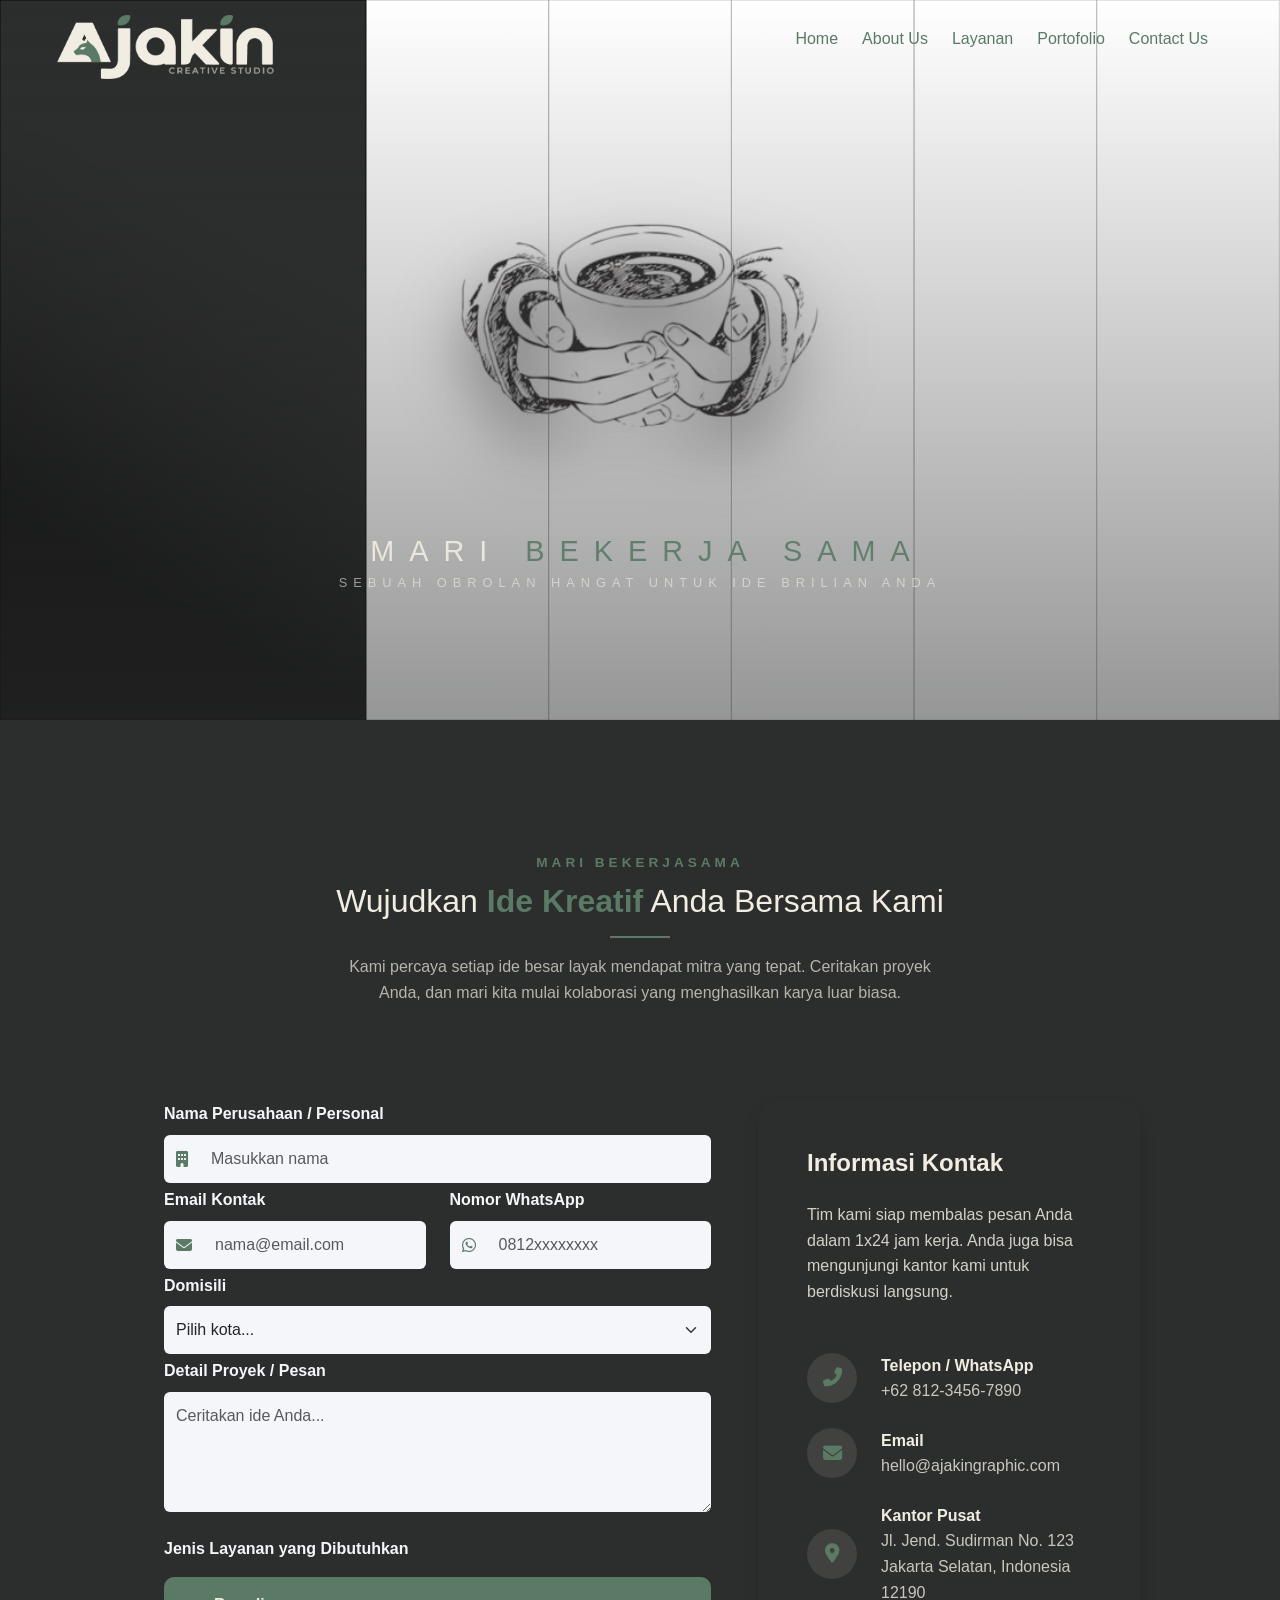
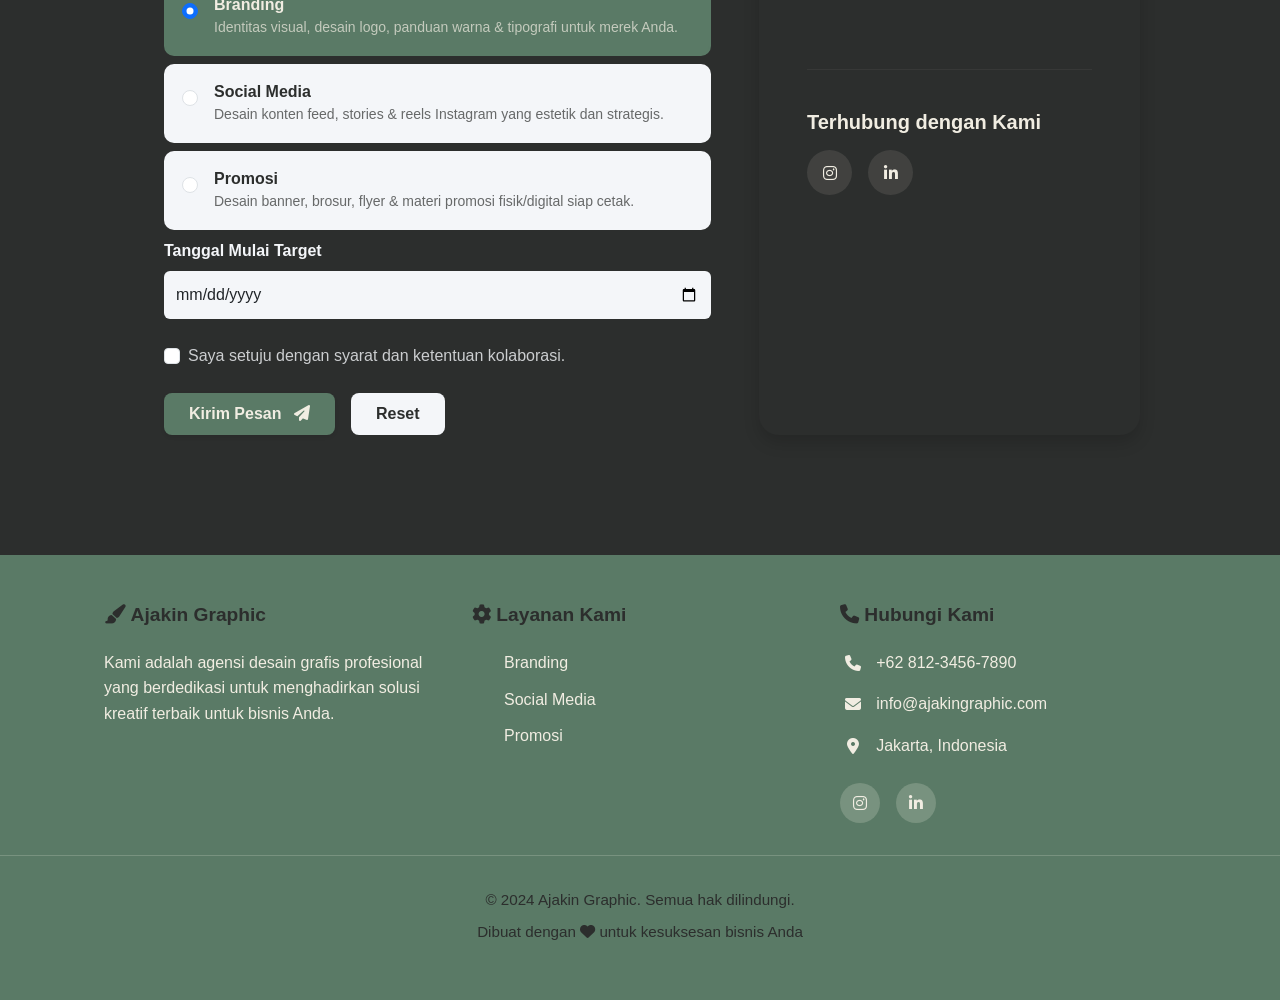
<file: contact.html>
<!DOCTYPE html>
<html lang="id">

<head>
    <meta charset="UTF-8">
    <meta name="viewport" content="width=device-width, initial-scale=1.0">
    <title>Ajakin Graphic - Graphic Design & Marketing Agency</title>
    <link rel="icon" type="image/png" href="assets/image/ajakin%20logo.png">
    <!-- Font Awesome -->
    <link href="https://cdnjs.cloudflare.com/ajax/libs/font-awesome/6.4.0/css/all.min.css" rel="stylesheet">
    <link href="https://cdn.jsdelivr.net/npm/bootstrap@5.3.0/dist/css/bootstrap.min.css" rel="stylesheet">
    <link rel="stylesheet" href="assets/CSS/Contact.css">
    
</head>

<body>
    <!-- ============ HEADER & NAVBAR ============ -->
    <header class="header">
        <div class="header-container">
            <a class="brand" href="index.html">
                <img src="assets/image/ajakin logo.png" alt="Ajakin Graphic Logo" class="brand-logo">
            </a>
            <button class="nav-toggle" aria-label="Toggle navigation">
                <i class="fas fa-bars"></i>
            </button>
            <nav class="nav-menu">
                <ul class="nav-list">
                    <li><a href="index.html">Home</a></li>
                    <li><a href="about.html">About Us</a></li>
                    <li><a href="service.html">Layanan</a></li>
                    <li><a href="portofolio.html">Portofolio</a></li>
                    <li><a href="contact.html">Contact Us</a></li>
                </ul>
            </nav>
        </div>
        <div class="scroll-progress"></div>
    </header>

    <!-- === HERO BANNER CONTACT === -->
    <section class="hero-banner-flat position-relative d-flex flex-column justify-content-center align-items-center">
        <!-- Gambar Background -->
        <img src="assets/image/bg banner fp ppw.png" alt="Contact Banner Hero" style="position: absolute; top: 0; left: 0; width: 100%; height: 100%; object-fit: cover; object-position: 35% center; z-index: 0;">

        <!-- Overlay gelap gradasi dari bawah ke atas agar teks di bawah terbaca jelas -->
        <div style="position: absolute; top: 0; left: 0; width: 100%; height: 100%; background: linear-gradient(to top, rgba(44, 46, 45, 0.5) 0%, rgba(44, 46, 45, 0) 100%); z-index: 1;"></div>

        <!-- Konten (Relative) -->
        <div class="container position-relative d-flex flex-column align-items-center justify-content-center text-center" style="z-index: 2;">
            <!-- Gambar Kopi (Atas, Raksasa) -->
            <img src="assets/image/kopi.png" alt="Ngopi Bareng Ajakin" class="img-fluid mb-2 hero-contact-img" style="object-fit: contain; filter: drop-shadow(0 20px 30px rgba(0,0,0,0.8));">
            
            <!-- Teks (Bawah, Gaya Berbisik/Sinematik) -->
            <h1 class="fw-light text-uppercase mb-1" style="color: var(--white); letter-spacing: 15px; font-size: clamp(1rem, 2.5vw, 1.8rem); opacity: 0.9; padding-left: 15px;">
                Mari <span style="color: var(--accent); font-weight: 500;">Bekerja Sama</span>
            </h1>
            <p class="mx-auto mb-0" style="color: var(--white); opacity: 0.6; letter-spacing: 6px; font-size: 0.8rem; text-transform: uppercase;">
                Sebuah obrolan hangat untuk ide brilian Anda
            </p>
        </div>
    </section>

    <!-- ============ MAIN CONTENT ============ -->
    <main class="container my-5 py-4">
        
        <!-- ============ AJAKAN KERJASAMA ============ -->
<div class="text-center mb-5 py-5 px-3" style="background-color: var(--primary); border-radius: 20px;">
    <p class="fw-bold mb-2" style="color: var(--accent); letter-spacing: 4px; font-size: 0.85rem;">MARI BEKERJASAMA</p>
    <h2 class="fw-light mb-0" style="color: var(--white);">
        Wujudkan <span class="fw-bold" style="color: var(--accent);">Ide Kreatif</span> Anda Bersama Kami
    </h2>
    <div class="mx-auto mt-3 mb-3" style="width: 60px; height: 2px; background-color: var(--accent);"></div>
    <p class="mb-0 mx-auto" style="color: var(--white); opacity: 0.7; max-width: 600px;">
        Kami percaya setiap ide besar layak mendapat mitra yang tepat. Ceritakan proyek Anda, dan mari kita mulai kolaborasi yang menghasilkan karya luar biasa.
    </p>
</div>
<div class="container my-5">
    <div class="row g-5"> <div class="col-lg-7">
            <form>
                <div class="mb-1">
                    <label for="nama" class="form-label fw-semibold" style="color: var(--light-gray);">Nama Perusahaan / Personal</label>
                    <div class="input-group">
                        <span class="input-group-text border-0" style="background-color: var(--light-gray);"><i class="fas fa-building" style="color: var(--accent);"></i></span>
                        <input type="text" class="form-control border-0" id="nama" placeholder="Masukkan nama" style="background-color: var(--light-gray); padding: 12px;">
                    </div>
                </div>

                <div class="row">
                    <div class="col-md-6 mb-1">
                        <label for="email" class="form-label fw-semibold" style="color: var(--light-gray);">Email Kontak</label>
                        <div class="input-group">
                            <span class="input-group-text border-0" style="background-color: var(--light-gray);"><i class="fas fa-envelope" style="color: var(--accent);"></i></span>
                            <input type="email" class="form-control border-0" id="email" placeholder="nama@email.com" style="background-color: var(--light-gray); padding: 12px;">
                        </div>
                    </div>
                    <div class="col-md-6 mb-1">
                        <label for="whatsapp" class="form-label fw-semibold" style="color: var(--light-gray);">Nomor WhatsApp</label>
                        <div class="input-group">
                            <span class="input-group-text border-0" style="background-color: var(--light-gray);"><i class="fab fa-whatsapp" style="color: var(--accent);"></i></span>
                            <input type="tel" class="form-control border-0" id="whatsapp" placeholder="0812xxxxxxxx" style="background-color: var(--light-gray); padding: 12px;">
                        </div>
                    </div>
                </div>

                <div class="mb-1">
                    <label for="domisili" class="form-label fw-semibold" style="color: var(--light-gray);">Domisili</label>
                    <select class="form-select border-0" id="domisili" style="background-color: var(--light-gray); padding: 12px;">
                        <option selected disabled>Pilih kota...</option>
                        <option value="1">Yogyakarta</option>
                        <option value="2">Jakarta</option>
                        <option value="3">Surabaya</option>
                        <option value="4">Bandung</option>
                        <option value="5">Lainnya</option>
                    </select>
                </div>

                <div class="mb-1">
                    <label for="pesan" class="form-label fw-semibold" style="color: var(--light-gray);">Detail Proyek / Pesan</label>
                    <textarea class="form-control border-0" id="pesan" rows="4" placeholder="Ceritakan ide Anda..." style="background-color: var(--light-gray); padding: 12px;"></textarea>
                </div>  

                <div class="mb-1 mt-4">
                    <label class="form-label d-block fw-semibold mb-3" style="color: var(--light-gray);">Jenis Layanan yang Dibutuhkan</label>

                    <div class="form-check p-3 mb-2 kerjasama-option d-flex align-items-start" style="background-color: var(--light-gray); border-radius: 10px; border: 2px solid transparent; transition: all 0.2s;">
                        <input class="form-check-input ms-0 me-3 mt-2" type="radio" name="jenisKerjasama" id="kerjasamaBranding" value="branding" checked style="margin-top: 0.3rem;">
                        <label class="form-check-label fw-bold" for="kerjasamaBranding" style="color: var(--primary); line-height: 1.2;">
                            Branding
                            <span class="d-block small fw-normal mt-1" style="opacity: 0.7; line-height: 1.4;">Identitas visual, desain logo, panduan warna & tipografi untuk merek Anda.</span>
                        </label>
                    </div>
                    
                    <div class="form-check p-3 mb-2 kerjasama-option d-flex align-items-start" style="background-color: var(--light-gray); border-radius: 10px; border: 2px solid transparent; transition: all 0.2s;">
                        <input class="form-check-input ms-0 me-3 mt-2" type="radio" name="jenisKerjasama" id="kerjasamaSosmed" value="sosmed" style="margin-top: 0.3rem;">
                        <label class="form-check-label fw-bold" for="kerjasamaSosmed" style="color: var(--primary); line-height: 1.2;">
                            Social Media
                            <span class="d-block small fw-normal mt-1" style="opacity: 0.7; line-height: 1.4;">Desain konten feed, stories & reels Instagram yang estetik dan strategis.</span>
                        </label>
                    </div>

                    <div class="form-check p-3 mb-2 kerjasama-option d-flex align-items-start" style="background-color: var(--light-gray); border-radius: 10px; border: 2px solid transparent; transition: all 0.2s;">
                        <input class="form-check-input ms-0 me-3 mt-2" type="radio" name="jenisKerjasama" id="kerjasamaPromosi" value="promosi" style="margin-top: 0.3rem;">
                        <label class="form-check-label fw-bold" for="kerjasamaPromosi" style="color: var(--primary); line-height: 1.2;">
                            Promosi
                            <span class="d-block small fw-normal mt-1" style="opacity: 0.7; line-height: 1.4;">Desain banner, brosur, flyer & materi promosi fisik/digital siap cetak.</span>
                        </label>
                    </div>
                </div>

                <div class="mb-4">
                    <label class="form-label fw-semibold" style="color: var(--light-gray);">Tanggal Mulai Target</label>
                    <input class="form-control border-0" type="date" id="tanggalKerjasama" required style="background-color: var(--light-gray); padding: 12px;">
                </div>

                <div class="mb-4 form-check mt-4 d-flex align-items-center">
                    <input type="checkbox" class="form-check-input me-2 mt-0" id="setuju" required>
                    <label class="form-check-label" for="setuju" style="color: var(--light-gray); opacity: 0.8;">Saya setuju dengan syarat dan ketentuan kolaborasi.</label>
                </div>

                <div class="d-flex gap-3">
                    <button type="submit" class="btn px-4 py-2 fw-bold shadow-sm" style="background-color: var(--accent); color: var(--white); border-radius: 8px; transition: transform 0.2s;" onmouseover="this.style.transform='translateY(-2px)'" onmouseout="this.style.transform='translateY(0)'">Kirim Pesan <i class="fas fa-paper-plane ms-2"></i></button>
                    <button type="reset" class="btn px-4 py-2 fw-bold" style="background-color: var(--light-gray); color: var(--primary); border-radius: 8px;">Reset</button>
                </div>
            </form>
        </div>

        <div class="col-lg-5">
            <div class="card p-4 p-md-5 border-0 shadow h-100" style="background-color: var(--primary); color: var(--white); border-radius: 20px; position: sticky; top: 100px;">
                <h4 class="fw-bold mb-4" style="color: var(--white);">Informasi Kontak</h4>
                <p class="mb-5" style="opacity: 0.85;">Tim kami siap membalas pesan Anda dalam 1x24 jam kerja. Anda juga bisa mengunjungi kantor kami untuk berdiskusi langsung.</p>
                
                <div class="d-flex align-items-center mb-4">
                    <div class="icon-box d-flex align-items-center justify-content-center me-4" style="width: 50px; height: 50px; background-color: rgba(241, 237, 226, 0.1); border-radius: 50%; font-size: 1.2rem; color: var(--accent);">
                        <i class="fas fa-phone-alt"></i>
                    </div>
                    <div>
                        <p class="mb-0 fw-bold">Telepon / WhatsApp</p>
                        <span style="opacity: 0.8;">+62 812-3456-7890</span>
                    </div>
                </div>
                
                <div class="d-flex align-items-center mb-4">
                    <div class="icon-box d-flex align-items-center justify-content-center me-4" style="width: 50px; height: 50px; background-color: rgba(241, 237, 226, 0.1); border-radius: 50%; font-size: 1.2rem; color: var(--accent);">
                        <i class="fas fa-envelope"></i>
                    </div>
                    <div>
                        <p class="mb-0 fw-bold">Email</p>
                        <span style="opacity: 0.8;">hello@ajakingraphic.com</span>
                    </div>
                </div>

                <div class="d-flex align-items-center mb-5">
                    <div class="icon-box d-flex align-items-center justify-content-center me-4 flex-shrink-0" style="width: 50px; height: 50px; background-color: rgba(241, 237, 226, 0.1); border-radius: 50%; font-size: 1.2rem; color: var(--accent);">
                        <i class="fas fa-map-marker-alt"></i>
                    </div>
                    <div>
                        <p class="mb-0 fw-bold">Kantor Pusat</p>
                        <span style="opacity: 0.8;">Jl. Jend. Sudirman No. 123<br>Jakarta Selatan, Indonesia 12190</span>
                    </div>
                </div>

                <hr style="border-color: rgba(241, 237, 226, 0.2);">
                
                <h5 class="fw-bold mt-4 mb-3" style="color: var(--white);">Terhubung dengan Kami</h5>
                <div class="d-flex gap-3">
                    <a href="https://www.instagram.com/yaelahhh.desain?igsh=MTJ2dGk0ZmpyYTkzag==" target="_blank" class="d-flex align-items-center justify-content-center" style="width: 45px; height: 45px; background-color: rgba(241, 237, 226, 0.1); border-radius: 50%; color: var(--white); transition: all 0.3s ease; text-decoration: none;" onmouseover="this.style.backgroundColor='var(--accent)'" onmouseout="this.style.backgroundColor='rgba(241, 237, 226, 0.1)'"><i class="fab fa-instagram"></i></a>
                    <a href="https://www.linkedin.com/in/bambang-supriyadi-6a6b3a31a?utm_source=share_via&utm_content=profile&utm_medium=member_android" target="_blank" class="d-flex align-items-center justify-content-center" style="width: 45px; height: 45px; background-color: rgba(241, 237, 226, 0.1); border-radius: 50%; color: var(--white); transition: all 0.3s ease; text-decoration: none;" onmouseover="this.style.backgroundColor='var(--accent)'" onmouseout="this.style.backgroundColor='rgba(241, 237, 226, 0.1)'"><i class="fab fa-linkedin-in"></i></a>
                </div>
            </div>
        </div>

    </div>
</div>
        </div>
    </main>

    <!-- ============ FOOTER ============ -->
    <footer class="footer">
        <div class="footer-container">
            <div class="footer-col">
                <h5><i class="fas fa-paint-brush"></i> Ajakin Graphic</h5>
                <p>Kami adalah agensi desain grafis profesional yang berdedikasi untuk menghadirkan solusi kreatif
                    terbaik untuk bisnis Anda.</p>
            </div>
            <div class="footer-col">
                <h5><i class="fas fa-cog"></i> Layanan Kami</h5>
                <ul class="footer-links">
                    <li><a href="service.html">Branding</a></li>
                    <li><a href="service.html">Social Media</a></li>
                    <li><a href="service.html">Promosi</a></li>
                </ul>
            </div>
            <div class="footer-col">
                <h5><i class="fas fa-phone"></i> Hubungi Kami</h5>
                <div class="contact-item">
                    <i class="fas fa-phone"></i>
                    <span>+62 812-3456-7890</span>
                </div>
                <div class="contact-item">
                    <i class="fas fa-envelope"></i>
                    <span>info@ajakingraphic.com</span>
                </div>
                <div class="contact-item">
                    <i class="fas fa-map-marker-alt"></i>
                    <span>Jakarta, Indonesia</span>
                </div>
                <div class="social-links">
                    <a href="https://www.instagram.com/yaelahhh.desain?igsh=MTJ2dGk0ZmpyYTkzag==" target="_blank" rel="noopener noreferrer" title="Instagram"><i class="fab fa-instagram"></i></a>
                    <a href="https://www.linkedin.com/in/bambang-supriyadi-6a6b3a31a?utm_source=share_via&utm_content=profile&utm_medium=member_android" target="_blank" rel="noopener noreferrer" title="LinkedIn"><i class="fab fa-linkedin-in"></i></a>
                </div>
            </div>
        </div>
        <div class="footer-bottom">
            <p>&copy; 2024 Ajakin Graphic. Semua hak dilindungi.</p>
            <p>Dibuat dengan <i class="fas fa-heart heart-icon"></i> untuk kesuksesan bisnis Anda</p>
        </div>
    </footer>

    <script src="assets/js/scroll.js"></script>
    <script src="assets/js/contact-form.js"></script>
</body>

</html>
</file>
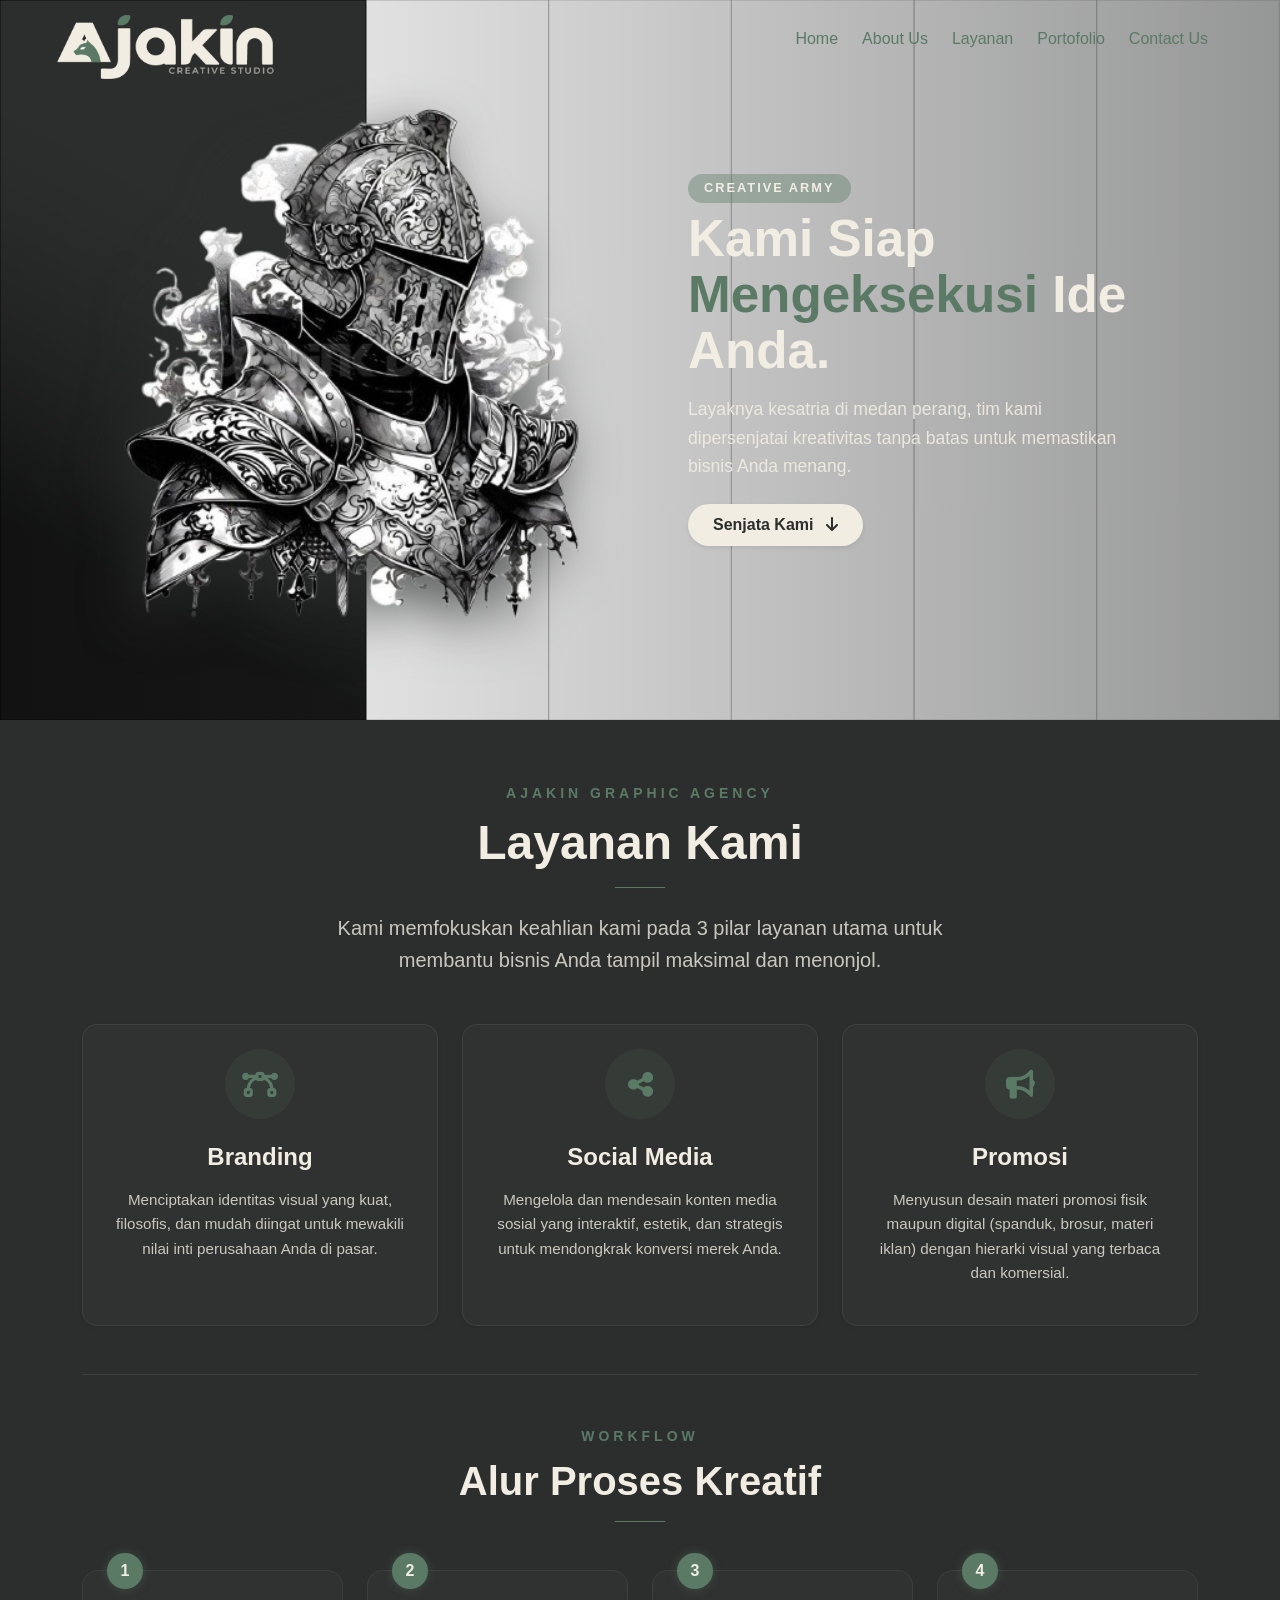
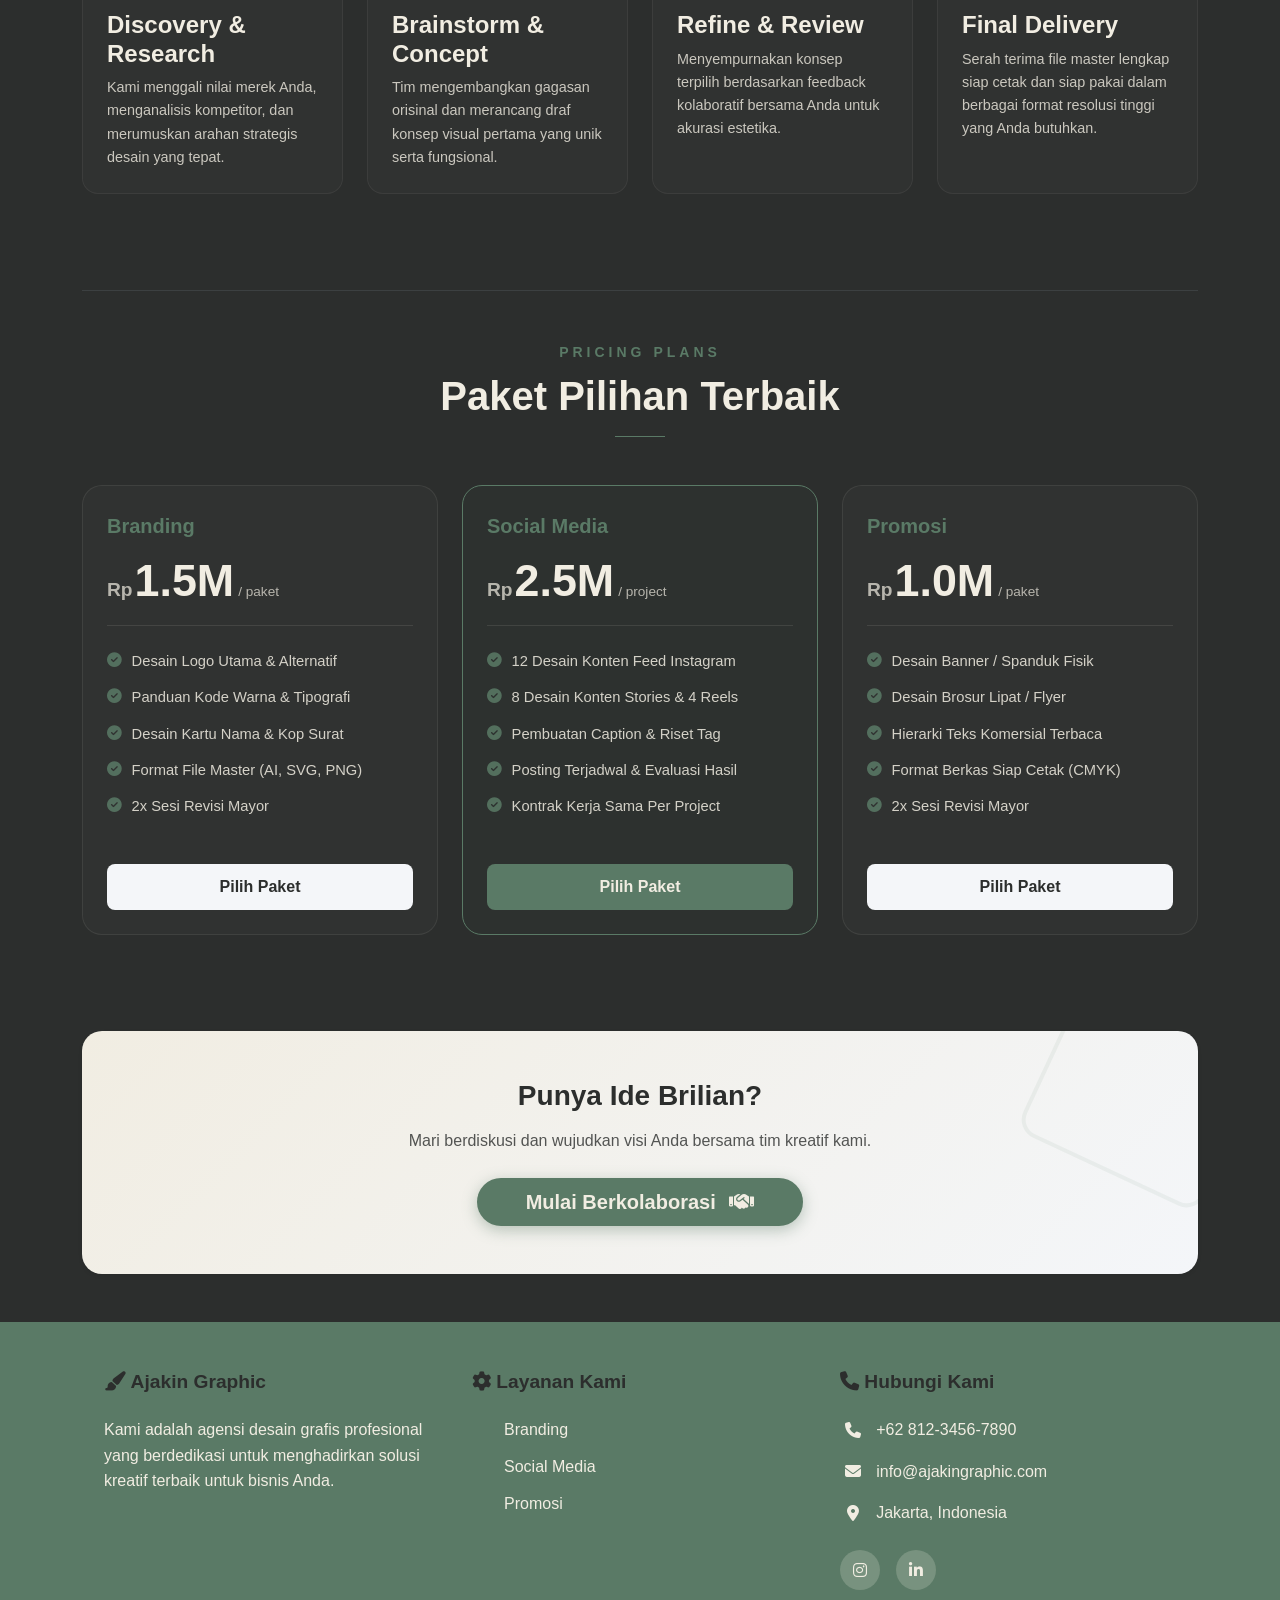
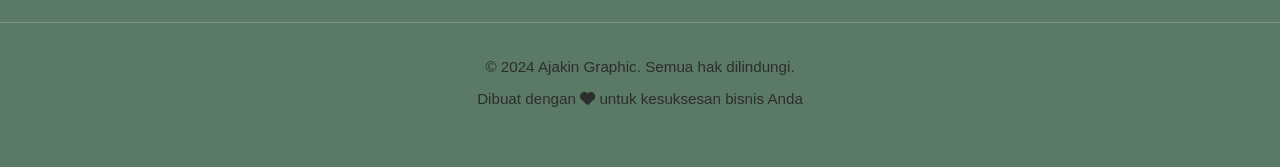
<file: service.html>
<!DOCTYPE html>
<html lang="id">

<head>
    <meta charset="UTF-8">
    <meta name="viewport" content="width=device-width, initial-scale=1.0">
    <title>Layanan - Ajakin Graphic</title>
    <link rel="icon" type="image/png" href="assets/image/ajakin%20logo.png">
    <!-- Font Awesome -->
    <link href="https://cdnjs.cloudflare.com/ajax/libs/font-awesome/6.4.0/css/all.min.css" rel="stylesheet">
    <link href="https://cdn.jsdelivr.net/npm/bootstrap@5.3.0/dist/css/bootstrap.min.css" rel="stylesheet">
    <link rel="stylesheet" href="assets/CSS/Service.css">
</head>

<body>
    <!-- ============ HEADER & NAVBAR ============ -->
    <header class="header">
        <div class="header-container">
            <a class="brand" href="index.html">
                <img src="assets/image/ajakin logo.png" alt="Ajakin Graphic Logo" class="brand-logo">
            </a>
            <button class="nav-toggle" aria-label="Toggle navigation">
                <i class="fas fa-bars"></i>
            </button>
            <nav class="nav-menu">
                <ul class="nav-list">
                    <li><a href="index.html">Home</a></li>
                    <li><a href="about.html">About Us</a></li>
                    <li><a href="service.html">Layanan</a></li>
                    <li><a href="portofolio.html">Portofolio</a></li>
                    <li><a href="contact.html">Contact Us</a></li>
                </ul>
            </nav>
        </div>
        <div class="scroll-progress"></div>
    </header>

    <!-- === BANNER HERO SERVICE === -->
    <section class="hero-banner-flat position-relative d-flex align-items-center">
        <!-- Gambar Background -->
        <img src="assets/image/bg banner fp ppw.png" alt="Service Banner Hero" style="position: absolute; top: 0; left: 0; width: 100%; height: 100%; object-fit: cover; object-position: 35% center; z-index: 0;">

        <!-- Overlay gelap gradasi dari KANAN ke KIRI agar teks terbaca jelas -->
        <div style="position: absolute; top: 0; left: 0; width: 100%; height: 100%; background: linear-gradient(to left, rgba(44, 46, 45, 0.5) 0%, rgba(44, 46, 45, 0) 100%); z-index: 1;"></div>

        <!-- Konten (Relative) -->
        <div class="container position-relative" style="z-index: 2;">
            <div class="container h-100">
                <div class="row align-items-center h-100">
                    <!-- Gambar (Kiri di Desktop, Bawah di Mobile) -->
                    <div class="col-lg-6 text-center h-100 d-flex align-items-center justify-content-center order-2 order-lg-1">
                        <img src="assets/image/knight.png" alt="Creative Knight" class="img-fluid hero-service-img" style="object-fit: contain; filter: drop-shadow(-10px 15px 20px rgba(44, 46, 45, 0.7));">
                    </div>

                    <!-- Teks (Kanan di Desktop, Atas di Mobile) -->
                    <div class="col-lg-6 text-center text-lg-start order-1 order-lg-2 mb-4 mb-lg-0 ps-lg-5">
                        <span class="d-inline-block py-1 px-3 rounded-pill mb-2 fw-bold" style="background-color: rgba(90, 122, 102, 0.4); color: var(--white); letter-spacing: 2px; font-size: 0.8rem;">CREATIVE ARMY</span>
                        <h1 class="fw-bold mb-3 hero-service-title" style="color: var(--white); line-height: 1.1; font-size: clamp(1.8rem, 4vw, 3.5rem);">
                            Kami Siap <br> <span style="color: var(--accent);">Mengeksekusi</span> Ide Anda.
                        </h1>
                        <p class="mb-4 mx-auto mx-lg-0 hero-service-desc" style="color: var(--white); opacity: 0.9; max-width: 450px; font-size: clamp(0.9rem, 1.5vw, 1.1rem);">
                            Layaknya kesatria di medan perang, tim kami dipersenjatai kreativitas tanpa batas untuk memastikan bisnis Anda menang.
                        </p>
                        <a href="#services-grid" class="btn rounded-pill px-4 py-2 fw-bold shadow-sm" style="background-color: var(--white); color: var(--primary); transition: transform 0.3s ease;" onmouseover="this.style.transform='translateY(-3px)'" onmouseout="this.style.transform='translateY(0)'">Senjata Kami <i class="fas fa-arrow-down ms-2"></i></a>
                    </div>
                </div>
            </div>
        </div>
    </section>

    <!-- ============ MAIN CONTENT ============ -->
    <main id="services-grid" class="container my-5">
        <!-- Judul Halaman -->
        <div class="text-center mb-5 reveal">
            <span style="font-size: 14px; letter-spacing: 4px; color: var(--accent); font-weight: 600; text-transform: uppercase;">Ajakin Graphic Agency</span>
            <h2 class="display-5 fw-bold mt-2" style="color: var(--white);">Layanan Kami</h2>
            <div class="mx-auto mt-3 mb-4" style="width: 50px; height: 1px; background-color: var(--accent);"></div>
            <p class="lead mx-auto" style="color: var(--white); opacity: 0.8; max-width: 700px;">
                Kami memfokuskan keahlian kami pada 3 pilar layanan utama untuk membantu bisnis Anda tampil maksimal dan menonjol.
            </p>
        </div>

        <!-- Grid Layanan Utama (Fokus: Branding, Social Media, Promosi) -->
        <div class="row g-4 justify-content-center reveal">
            <!-- Layanan 1: Branding -->
            <div class="col-md-6 col-lg-4">
                <div class="card h-100 text-center border-0 shadow-sm p-4 custom-service-card">
                    <div class="icon-wrapper mx-auto mb-4">
                        <i class="fas fa-bezier-curve"></i>
                    </div>
                    <h4 class="fw-bold mb-3" style="color: var(--white);">Branding</h4>
                    <p style="color: var(--white); opacity: 0.8; font-size: 0.95rem;">Menciptakan identitas visual yang kuat, filosofis, dan mudah diingat untuk mewakili nilai inti perusahaan Anda di pasar.</p>
                </div>
            </div>

            <!-- Layanan 2: Social Media -->
            <div class="col-md-6 col-lg-4">
                <div class="card h-100 text-center border-0 shadow-sm p-4 custom-service-card">
                    <div class="icon-wrapper mx-auto mb-4">
                        <i class="fas fa-share-alt"></i>
                    </div>
                    <h4 class="fw-bold mb-3" style="color: var(--white);">Social Media</h4>
                    <p style="color: var(--white); opacity: 0.8; font-size: 0.95rem;">Mengelola dan mendesain konten media sosial yang interaktif, estetik, dan strategis untuk mendongkrak konversi merek Anda.</p>
                </div>
            </div>

            <!-- Layanan 3: Promosi -->
            <div class="col-md-6 col-lg-4">
                <div class="card h-100 text-center border-0 shadow-sm p-4 custom-service-card">
                    <div class="icon-wrapper mx-auto mb-4">
                        <i class="fas fa-bullhorn"></i>
                    </div>
                    <h4 class="fw-bold mb-3" style="color: var(--white);">Promosi</h4>
                    <p style="color: var(--white); opacity: 0.8; font-size: 0.95rem;">Menyusun desain materi promosi fisik maupun digital (spanduk, brosur, materi iklan) dengan hierarki visual yang terbaca dan komersial.</p>
                </div>
            </div>
        </div>

        <!-- ============ SEKSI ALUR KERJA KREATIF ============ -->
        <div class="my-5 py-5 border-top border-secondary border-opacity-25 reveal">
            <div class="text-center mb-5">
                <span style="font-size: 14px; letter-spacing: 4px; color: var(--accent); font-weight: 600; text-transform: uppercase;">Workflow</span>
                <h3 class="display-6 fw-bold mt-2" style="color: var(--white);">Alur Proses Kreatif</h3>
                <div class="mx-auto mt-3" style="width: 50px; height: 1px; background-color: var(--accent);"></div>
            </div>

            <div class="row g-4">
                <!-- Step 1 -->
                <div class="col-md-6 col-lg-3">
                    <div class="p-4 rounded-4 custom-workflow-panel">
                        <div class="workflow-badge">1</div>
                        <h4 class="fw-bold mb-2 mt-3" style="color: var(--white);">Discovery & Research</h4>
                        <p class="mb-0" style="color: var(--white); opacity: 0.8; font-size: 0.9rem;">
                            Kami menggali nilai merek Anda, menganalisis kompetitor, dan merumuskan arahan strategis desain yang tepat.
                        </p>
                    </div>
                </div>

                <!-- Step 2 -->
                <div class="col-md-6 col-lg-3">
                    <div class="p-4 rounded-4 custom-workflow-panel">
                        <div class="workflow-badge">2</div>
                        <h4 class="fw-bold mb-2 mt-3" style="color: var(--white);">Brainstorm & Concept</h4>
                        <p class="mb-0" style="color: var(--white); opacity: 0.8; font-size: 0.9rem;">
                            Tim mengembangkan gagasan orisinal dan merancang draf konsep visual pertama yang unik serta fungsional.
                        </p>
                    </div>
                </div>

                <!-- Step 3 -->
                <div class="col-md-6 col-lg-3">
                    <div class="p-4 rounded-4 custom-workflow-panel">
                        <div class="workflow-badge">3</div>
                        <h4 class="fw-bold mb-2 mt-3" style="color: var(--white);">Refine & Review</h4>
                        <p class="mb-0" style="color: var(--white); opacity: 0.8; font-size: 0.9rem;">
                            Menyempurnakan konsep terpilih berdasarkan feedback kolaboratif bersama Anda untuk akurasi estetika.
                        </p>
                    </div>
                </div>

                <!-- Step 4 -->
                <div class="col-md-6 col-lg-3">
                    <div class="p-4 rounded-4 custom-workflow-panel">
                        <div class="workflow-badge">4</div>
                        <h4 class="fw-bold mb-2 mt-3" style="color: var(--white);">Final Delivery</h4>
                        <p class="mb-0" style="color: var(--white); opacity: 0.8; font-size: 0.9rem;">
                            Serah terima file master lengkap siap cetak dan siap pakai dalam berbagai format resolusi tinggi yang Anda butuhkan.
                        </p>
                    </div>
                </div>
            </div>
        </div>

        <!-- ============ SEKSI PRICING PLANS ============ -->
        <div class="my-5 py-5 border-top border-secondary border-opacity-25 reveal">
            <div class="text-center mb-5">
                <span style="font-size: 14px; letter-spacing: 4px; color: var(--accent); font-weight: 600; text-transform: uppercase;">Pricing Plans</span>
                <h3 class="display-6 fw-bold mt-2" style="color: var(--white);">Paket Pilihan Terbaik</h3>
                <div class="mx-auto mt-3" style="width: 50px; height: 1px; background-color: var(--accent);"></div>
            </div>

            <div class="row g-4 justify-content-center">
                <!-- Paket 1: Branding -->
                <div class="col-md-6 col-lg-4">
                    <div class="card h-100 border-0 p-4 custom-pricing-card">
                        <span class="pricing-badge">Branding</span>
                        <div class="pricing-price-box">
                            <span class="currency">Rp</span>
                            <span class="price-val">1.5M</span>
                            <span class="period">/ paket</span>
                        </div>
                        <div class="pricing-line"></div>
                        <ul class="pricing-features">
                            <li><i class="fas fa-check-circle"></i> Desain Logo Utama & Alternatif</li>
                            <li><i class="fas fa-check-circle"></i> Panduan Kode Warna & Tipografi</li>
                            <li><i class="fas fa-check-circle"></i> Desain Kartu Nama & Kop Surat</li>
                            <li><i class="fas fa-check-circle"></i> Format File Master (AI, SVG, PNG)</li>
                            <li><i class="fas fa-check-circle"></i> 2x Sesi Revisi Mayor</li>
                        </ul>
                        <a href="contact.html" class="btn mt-auto pricing-btn">Pilih Paket</a>
                    </div>
                </div>

                <!-- Paket 2: Social Media (Highlight) -->
                <div class="col-md-6 col-lg-4">
                    <div class="card h-100 border-0 p-4 custom-pricing-card popular-plan">
                        <span class="pricing-badge">Social Media</span>
                        <div class="pricing-price-box">
                            <span class="currency">Rp</span>
                            <span class="price-val">2.5M</span>
                            <span class="period">/ project</span>
                        </div>
                        <div class="pricing-line"></div>
                        <ul class="pricing-features">
                            <li><i class="fas fa-check-circle"></i> 12 Desain Konten Feed Instagram</li>
                            <li><i class="fas fa-check-circle"></i> 8 Desain Konten Stories & 4 Reels</li>
                            <li><i class="fas fa-check-circle"></i> Pembuatan Caption & Riset Tag</li>
                            <li><i class="fas fa-check-circle"></i> Posting Terjadwal & Evaluasi Hasil</li>
                            <li><i class="fas fa-check-circle"></i> Kontrak Kerja Sama Per Project</li>
                        </ul>
                        <a href="contact.html" class="btn mt-auto pricing-btn btn-popular">Pilih Paket</a>
                    </div>
                </div>

                <!-- Paket 3: Promosi -->
                <div class="col-md-6 col-lg-4">
                    <div class="card h-100 border-0 p-4 custom-pricing-card">
                        <span class="pricing-badge">Promosi</span>
                        <div class="pricing-price-box">
                            <span class="currency">Rp</span>
                            <span class="price-val">1.0M</span>
                            <span class="period">/ paket</span>
                        </div>
                        <div class="pricing-line"></div>
                        <ul class="pricing-features">
                            <li><i class="fas fa-check-circle"></i> Desain Banner / Spanduk Fisik</li>
                            <li><i class="fas fa-check-circle"></i> Desain Brosur Lipat / Flyer</li>
                            <li><i class="fas fa-check-circle"></i> Hierarki Teks Komersial Terbaca</li>
                            <li><i class="fas fa-check-circle"></i> Format Berkas Siap Cetak (CMYK)</li>
                            <li><i class="fas fa-check-circle"></i> 2x Sesi Revisi Mayor</li>
                        </ul>
                        <a href="contact.html" class="btn mt-auto pricing-btn">Pilih Paket</a>
                    </div>
                </div>
            </div>
        </div>
        
        <!-- Call to Action Banner -->
        <div class="mt-5 p-5 text-center shadow-sm reveal" style="background: linear-gradient(135deg, var(--white) 0%, var(--light-gray) 100%); border-radius: 20px; position: relative; overflow: hidden;">
            <!-- Aksesoris background kotak abstrak -->
            <div style="position: absolute; width: 200px; height: 200px; border: 4px solid rgba(90, 122, 102, 0.08); border-radius: 20px; top: -50px; right: -50px; transform: rotate(25deg);"></div>
            
            <h3 class="fw-bold mb-3" style="color: var(--primary); position: relative; z-index: 1;">Punya Ide Brilian?</h3>
            <p class="mb-4" style="color: var(--primary); opacity: 0.8; position: relative; z-index: 1;">Mari berdiskusi dan wujudkan visi Anda bersama tim kreatif kami.</p>
            <a href="contact.html" class="btn btn-lg rounded-pill px-5 fw-bold" style="background-color: var(--accent); color: var(--white); box-shadow: 0 4px 15px rgba(90, 122, 102, 0.4); position: relative; z-index: 1; transition: transform 0.3s ease;" onmouseover="this.style.transform='translateY(-4px)'" onmouseout="this.style.transform='translateY(0)'">Mulai Berkolaborasi <i class="fas fa-handshake ms-2"></i></a>
        </div>
    </main>

    <!-- ============ FOOTER ============ -->
    <footer class="footer">
        <div class="footer-container">
            <div class="footer-col">
                <h5><i class="fas fa-paint-brush"></i> Ajakin Graphic</h5>
                <p>Kami adalah agensi desain grafis profesional yang berdedikasi untuk menghadirkan solusi kreatif terbaik untuk bisnis Anda.</p>
            </div>
            <div class="footer-col">
                <h5><i class="fas fa-cog"></i> Layanan Kami</h5>
                <ul class="footer-links">
                    <li><a href="service.html">Branding</a></li>
                    <li><a href="service.html">Social Media</a></li>
                    <li><a href="service.html">Promosi</a></li>
                </ul>
            </div>
            <div class="footer-col">
                <h5><i class="fas fa-phone"></i> Hubungi Kami</h5>
                <div class="contact-item">
                    <i class="fas fa-phone"></i>
                    <span>+62 812-3456-7890</span>
                </div>
                <div class="contact-item">
                    <i class="fas fa-envelope"></i>
                    <span>info@ajakingraphic.com</span>
                </div>
                <div class="contact-item">
                    <i class="fas fa-map-marker-alt"></i>
                    <span>Jakarta, Indonesia</span>
                </div>
                <div class="social-links">
                    <a href="https://www.instagram.com/yaelahhh.desain?igsh=MTJ2dGk0ZmpyYTkzag==" target="_blank" rel="noopener noreferrer" title="Instagram"><i class="fab fa-instagram"></i></a>
                    <a href="https://www.linkedin.com/in/bambang-supriyadi-6a6b3a31a?utm_source=share_via&utm_content=profile&utm_medium=member_android" target="_blank" rel="noopener noreferrer" title="LinkedIn"><i class="fab fa-linkedin-in"></i></a>
                </div>
            </div>
        </div>
        <div class="footer-bottom">
            <p>&copy; 2024 Ajakin Graphic. Semua hak dilindungi.</p>
            <p>Dibuat dengan <i class="fas fa-heart heart-icon"></i> untuk kesuksesan bisnis Anda</p>
        </div>
    </footer>

    <script src="assets/js/scroll.js"></script>
</body>

</html>
</file>
<file: assets/CSS/HomeStyle.css>
:root {
  --primary: #2c2e2d;
  --accent: #5a7a66;
  --white: #f1ede2;
  --light-gray: #f4f6f9;
  --transition: 0.8s cubic-bezier(0.25, 1, 0.5, 1);
}

* {
    margin: 0;
    padding: 0;
    box-sizing: border-box;
}

body {
    font-family: 'Segoe UI', sans-serif;
    line-height: 1.6;
    color: var(--primary);
    background-color: var(--primary);
    scroll-behavior: smooth;
}

a {
    text-decoration: none;
}

ul {
    list-style: none;
}

/* ============ HEADER & NAVBAR ============ */
.header {
    position: fixed;
    width: 100%;
    top: 0;
    z-index: 1000;
    box-shadow: 0 2px 8px rgba(0, 0, 0, 0.1);
    animation: slideIn 0.5s ease;
}

.header-container {
    display: flex;
    justify-content: space-between;
    align-items: center;
    padding: 15px 32px; /* Disesuaikan agar navbar tidak terlalu tebal */
    /* Dikecilkan sedikit paddingnya agar pas */
    max-width: 1200px;
    margin: 0 auto;
    position: relative;
}

.brand-logo {
    height: 64px;
    width: auto;
    display: block;
    object-fit: contain;
    transition: transform 0.3s ease;
    margin-left: -15px; /* Digeser ke kiri secara proporsional */
}

/* Efek opsional saat logo disentuh kursor */
.brand-logo:hover {
    transform: scale(1.05);
}

.nav-toggle {
    display: none;
    background: none;
    border: 1px solid var(--white);
    color: var(--white);
    font-size: 1.5rem;
    padding: 0.3rem 0.6rem;
    border-radius: 4px;
    cursor: pointer;
}

.nav-list {
    display: flex;
    gap: 1.5rem;
}

.nav-list a {
    color: var(--accent);
    font-weight: 500;
    transition: color 0.3s ease;
}

.nav-list a:hover {
    color: var(--white);
    /* Memberikan bayangan hitam transparan yang halus di belakang teks */
    text-shadow: 0px 2px 4px rgba(0, 0, 0, 0.6),
        0px 4px 10px rgba(0, 0, 0, 0.3);
}

.scroll-progress {
    position: absolute;
    bottom: 0;
    left: 0;
    height: 3px;
    background: var(--accent);
    width: 0%;
    transition: width 0.3s ease;
    z-index: 1001;
    border-radius: 0 2px 2px 0;
}

/* ============ MAIN CONTENT ============ */

.hero-banner-flat {
    width: 100%;
    margin-bottom: 60px;
    overflow: hidden;
    display: flex;
}

.hero-banner-flat h1 {
    font-size: clamp(1.85rem, 4.2vw, 3.5rem) !important;
}

.hero-banner-flat p.lead {
    font-size: clamp(0.9rem, 2vw, 1.1rem) !important;
}

.hero-flat-img {
    width: 100%;
    height: auto;
    object-fit: cover;
    display: block;
}

main {
    margin-top: 80px;
    min-height: calc(100vh - 80px);
    background-color: var(--primary);
}

.section {
    padding: 1rem 5% 2rem;
    max-width: 1200px;
    margin: 0 auto;
}

.content-box {
    display: flex;
    flex-direction: column;
    align-items: center;
    justify-content: center;
    min-height: 60vh;
    background: var(--white);
    color: var(--primary);
    text-align: center;
    border-radius: 10px;
    padding: 3rem;
}

.section-icon {
    font-size: 3rem;
    color: var(--primary);
    margin-bottom: 1rem;
}

.content-box h2 {
    font-size: 2.5rem;
    margin-bottom: 1rem;
    color: var(--primary);
}

.content-box p {
    font-size: 1.1rem;
    opacity: 0.8;
}

.extra-section {
    padding: 2rem 5% 3rem;
    text-align: center;
    background: var(--white);
}

.extra-section h3 {
    color: var(--secondary);
}

.extra-section p {
    margin-top: 1rem;
    opacity: 0.8;
}

/* ============ FOOTER ============ */
.footer {
    background: var(--accent);
    color: var(--white);
    padding: 3rem 0;
    margin-top: 3rem;
}

.footer-container {
    display: flex;
    flex-wrap: wrap;
    gap: 2rem;
    padding: 0 5%;
    max-width: 1200px;
    margin: 0 auto;
    justify-content: space-between;
}

.footer-col {
    flex: 1;
    min-width: 250px;
}

.footer-col h5 {
    font-size: 1.2rem;
    font-weight: bold;
    margin-bottom: 1.5rem;
    color: var(--primary);
}

.footer-links li {
    margin-bottom: 0.7rem;
}

.footer-links a {
    color: var(--white);
    transition: color 0.3s ease, padding 0.3s ease;
}

.footer-links a:hover {
    color: var(--white);
    padding-left: 0.5rem;
}

.contact-item {
    display: flex;
    align-items: center;
    margin-bottom: 1rem;
    gap: 0.7rem;
}

.contact-item i {
    color: var(--white);
    min-width: 25px;
    text-align: center;
}

.social-links {
    display: flex;
    gap: 1rem;
    margin-top: 1.5rem;
}

.social-links a {
    display: inline-flex;
    align-items: center;
    justify-content: center;
    width: 40px;
    height: 40px;
    background: rgba(241, 237, 226, 0.2);
    border-radius: 50%;
    color: var(--white);
    transition: all 0.3s ease;
}

.social-links a:hover {
    background: var(--primary);
    color: var(--white);
    transform: translateY(-5px);
}

.footer-bottom {
    border-top: 1px solid rgba(241, 237, 226, 0.2);
    margin-top: 2rem;
    padding-top: 2rem;
    text-align: center;
}

.footer-bottom p {
    margin-bottom: 0.5rem;
    font-size: 0.95rem;
    color: var(--primary);
}

.heart-icon {
    color: var(--primary);
}

/* ============ ACTIVE NAVBAR HIGHLIGHT ============ */
.nav-list a.active {
    color: var(--white);
    border-bottom: 2px solid var(--accent);
    padding-bottom: 4px;
    text-shadow: 0px 2px 4px rgba(44, 46, 45, 0.6);
}

/* ============ SECTION BREAK: SCROLLING TICKER ============ */
.ticker-section {
    background-color: var(--accent);
    overflow: hidden;
    white-space: nowrap;
    padding: 18px 0;
    margin-bottom: 0;
    box-shadow: inset 0 5px 15px rgba(44, 46, 45, 0.15), inset 0 -5px 15px rgba(44, 46, 45, 0.15);
}

.ticker-wrap {
    display: inline-block;
    padding-left: 100%;
    animation: tickerScroll 30s linear infinite;
}

.ticker-content {
    display: inline-flex;
    align-items: center;
    gap: 3rem;
}

.ticker-content span {
    font-size: 1.15rem;
    font-weight: 700;
    letter-spacing: 4px;
    color: var(--white);
}

.ticker-dot {
    color: var(--white);
    opacity: 0.5;
    font-size: 0.8rem;
}

@keyframes tickerScroll {
    0% {
        transform: translate3d(0, 0, 0);
    }
    100% {
        transform: translate3d(-100%, 0, 0);
    }
}

/* ============ SECTION BANNER 2 ============ */
.banner-two-section {
    position: relative;
    background-image: url('../image/banner2.png');
    background-size: cover;
    background-position: center;
    background-repeat: no-repeat;
    padding: 140px 0;
    text-align: center;
    color: var(--white);
    overflow: hidden;
}

.banner-two-overlay {
    position: absolute;
    top: 0;
    left: 0;
    width: 100%;
    height: 100%;
    background: linear-gradient(135deg, rgba(44, 46, 45, 0.88) 0%, rgba(44, 46, 45, 0.96) 100%);
    z-index: 1;
}

.banner-two-content {
    position: relative;
    z-index: 2;
    max-width: 850px;
    margin: 0 auto;
    padding: 0 24px;
}

.banner-two-tag {
    font-size: 0.85rem;
    font-weight: 700;
    letter-spacing: 5px;
    color: var(--accent);
    text-transform: uppercase;
    margin-bottom: 1.2rem;
    display: block;
}

.banner-two-heading {
    font-size: clamp(1.45rem, 4.5vw, 2.8rem);
    font-weight: 800;
    line-height: 1.35;
    margin-bottom: 1.8rem;
    color: var(--white);
    font-family: 'Segoe UI', sans-serif;
    letter-spacing: -0.5px;
}

.banner-two-paragraph {
    font-size: clamp(0.9rem, 2vw, 1.15rem);
    opacity: 0.85;
    line-height: 1.85;
    margin-bottom: 2.2rem;
    color: var(--white);
}

.banner-two-decor-line {
    width: 60px;
    height: 3px;
    background-color: var(--accent);
    margin: 2.5rem auto;
}

.banner-two-quote {
    font-size: 1.1rem;
    font-style: italic;
    opacity: 0.7;
    font-weight: 300;
    max-width: 600px;
    margin: 0 auto;
}

/* ============ WHY CHOOSE US CARDS ============ */
.why-card {
    background: rgba(241, 237, 226, 0.03);
    border: 1px solid rgba(241, 237, 226, 0.08);
    border-radius: 16px;
    padding: 3rem 2.2rem;
    text-align: center;
    transition: all 0.4s cubic-bezier(0.25, 1, 0.5, 1);
    height: 100%;
}

.why-card:hover {
    transform: translateY(-8px);
    background: rgba(241, 237, 226, 0.07);
    border-color: var(--accent);
    box-shadow: 0 20px 40px rgba(44, 46, 45, 0.45);
}

.why-icon-box {
    width: 76px;
    height: 76px;
    background: rgba(90, 122, 102, 0.12);
    border-radius: 50%;
    display: flex;
    align-items: center;
    justify-content: center;
    margin: 0 auto 1.8rem;
    font-size: 2.2rem;
    color: var(--accent);
    transition: all 0.3s ease;
}

.why-card:hover .why-icon-box {
    background: var(--accent);
    color: var(--white);
    transform: scale(1.1);
    box-shadow: 0 0 20px rgba(90, 122, 102, 0.4);
}

.why-card-title {
    font-size: clamp(1.15rem, 2.5vw, 1.4rem);
    font-weight: 700;
    color: var(--white);
    margin-bottom: 1.2rem;
}

.why-card-desc {
    font-size: clamp(0.85rem, 1.5vw, 0.95rem);
    color: var(--white);
    opacity: 0.8;
    line-height: 1.7;
    margin-bottom: 0;
}

/* ============ WORKFLOW TIMELINE ============ */
.workflow-timeline {
    display: flex;
    justify-content: space-between;
    gap: 1.8rem;
    margin-top: 3.5rem;
    flex-wrap: wrap;
}

.workflow-step {
    flex: 1;
    min-width: 220px;
    background: rgba(241, 237, 226, 0.02);
    border: 1px solid rgba(241, 237, 226, 0.06);
    border-radius: 14px;
    padding: 2.2rem 1.8rem;
    position: relative;
    transition: all 0.3s ease;
}

.workflow-step:hover {
    background: rgba(241, 237, 226, 0.05);
    border-color: var(--accent);
    transform: translateY(-5px);
    box-shadow: 0 10px 25px rgba(44, 46, 45, 0.25);
}

.workflow-number {
    font-size: clamp(1.8rem, 5vw, 2.8rem);
    font-weight: 900;
    color: rgba(90, 122, 102, 0.25);
    position: absolute;
    top: 15px;
    right: 20px;
    line-height: 1;
    transition: color 0.3s ease;
}

.workflow-step:hover .workflow-number {
    color: var(--accent);
}

.workflow-content {
    margin-top: 1.5rem;
}

.workflow-content h4 {
    font-size: clamp(1.1rem, 1.8vw, 1.2rem);
    font-weight: 700;
    color: var(--white);
    margin-bottom: 1rem;
}

.workflow-content p {
    font-size: clamp(0.85rem, 1.5vw, 0.95rem);
    color: var(--white);
    opacity: 0.75;
    line-height: 1.6;
    margin-bottom: 0;
}

/* ============ CUSTOM ACCORDION ============ */
.custom-accordion .accordion-item {
    background: rgba(241, 237, 226, 0.02);
    border: 1px solid rgba(241, 237, 226, 0.08);
    margin-bottom: 1.2rem;
    border-radius: 10px !important;
    overflow: hidden;
    transition: all 0.3s ease;
}

.custom-accordion .accordion-item:hover {
    border-color: var(--accent);
    background: rgba(241, 237, 226, 0.04);
}

.custom-accordion .accordion-button {
    background: transparent;
    color: var(--white);
    font-weight: 600;
    font-size: clamp(0.95rem, 1.8vw, 1.1rem);
    padding: 1.3rem 1.8rem;
    border: none;
    box-shadow: none;
    transition: all 0.3s ease;
}

.custom-accordion .accordion-button:not(.collapsed) {
    color: var(--accent);
    box-shadow: none;
}

.custom-accordion .accordion-button::after {
    filter: invert(1) sepia(0) saturate(0) hue-rotate(0deg);
    transition: transform 0.3s ease;
}

.custom-accordion .accordion-button:not(.collapsed)::after {
    filter: invert(47%) sepia(10%) saturate(697%) hue-rotate(85deg) brightness(97%) contrast(92%);
}

.custom-accordion .accordion-body {
    background: rgba(44, 46, 45, 0.6);
    color: var(--white);
    opacity: 0.85;
    font-size: clamp(0.88rem, 1.6vw, 1rem);
    line-height: 1.75;
    padding: 1.3rem 1.8rem 1.8rem;
    border-top: 1px solid rgba(241, 237, 226, 0.05);
}

/* ============ ANIMATION KEYFRAMES ============ */
@keyframes slideIn {
    from {
        opacity: 0;
        transform: translateY(-10px);
    }
    to {
        opacity: 1;
        transform: translateY(0);
    }
}

/* ============ BANNER DESKTOP ORIGINAL SIZE ============ */
.hero-banner-flat {
    aspect-ratio: 16/9;
    overflow: hidden;
    padding: 0;
}

.hero-ilus-img {
    width: 100%;
    transform: scale(1.15);
    filter: drop-shadow(0 15px 25px rgba(44, 46, 45, 0.6));
}

/* ============ TRANSPARENT HEADER ON SCROLL ============ */
.header {
    background: transparent;
    transition: background 0.4s ease, box-shadow 0.4s ease;
}

.header.scrolled {
    background: var(--primary);
    box-shadow: 0 4px 20px rgba(44, 46, 45, 0.35);
}

/* ============ REVEAL ON SCROLL ============ */
.reveal {
    opacity: 0;
    transform: translateY(30px);
    transition: opacity 0.8s cubic-bezier(0.25, 1, 0.5, 1), transform 0.8s cubic-bezier(0.25, 1, 0.5, 1);
}

.reveal.in {
    opacity: 1;
    transform: translateY(0);
}

/* ============ STATS COUNTER ============ */
.stat-item {
    background: rgba(241, 237, 226, 0.02);
    border: 1px solid rgba(241, 237, 226, 0.05);
    border-radius: 12px;
    padding: 2rem 1.5rem;
    transition: all 0.3s ease;
}

.stat-item h2 {
    font-size: clamp(1.6rem, 5vw, 3.5rem) !important;
}

.stat-item:hover {
    background: rgba(241, 237, 226, 0.05);
    border-color: var(--accent);
    transform: translateY(-3px);
}

/* ============ RESPONSIVE LAYOUT OVERRIDES ============ */
@media (max-width: 991px) {
    .hero-banner-flat {
        aspect-ratio: auto;
        min-height: auto;
        padding: 120px 0 60px;
    }

    .hero-ilus-img {
        transform: scale(1);
        margin-top: 2.5rem;
        max-width: 80%;
        display: block;
        margin-left: auto;
        margin-right: auto;
        filter: drop-shadow(0 10px 15px rgba(44, 46, 45, 0.4));
    }


}

/* ============ CLEAN MOBILE RESPONSIVE NAVBAR & ELEMENTS ============ */
@media (max-width: 768px) {
    .header-container {
        position: static;
    }

    .nav-toggle {
        display: block;
    }

    .nav-menu {
        display: none;
        width: 100%;
        position: absolute;
        top: 100%;
        left: 0;
        background: rgba(44, 46, 45, 0.95);
        backdrop-filter: blur(15px);
        -webkit-backdrop-filter: blur(15px);
        padding: 1.5rem 5%;
        box-shadow: 0 4px 15px rgba(44, 46, 45, 0.3);
        border-bottom: 1px solid rgba(90, 122, 102, 0.2);
    }

    .nav-menu.active {
        display: block;
    }

    .nav-list {
        flex-direction: column;
        gap: 1.2rem;
    }

    .nav-list a {
        color: var(--white);
        font-size: 1.15rem;
        text-shadow: 0 2px 4px rgba(44, 46, 45, 0.5);
        display: block;
        padding: 8px 0;
    }
    
    .nav-list a.active {
        border-bottom: none;
        border-left: 3px solid var(--accent);
        padding-left: 10px;
    }

    .brand-logo {
        height: 36px;
        margin-left: 0;
    }

    /* Hero Banner Mobile Adjustments */


    /* Banner 2 Mobile Adjustments */
    .banner-two-section {
        padding: 80px 0;
    }

    .banner-two-heading {
        line-height: 1.3;
    }

    .banner-two-paragraph {
        line-height: 1.7;
    }

    /* Why Choose Us Mobile Adjustments */
    .why-card {
        padding: 2.2rem 1.8rem;
    }



    /* Workflow Mobile Adjustments */
    .workflow-timeline {
        flex-direction: column;
        gap: 1.5rem;
    }

    .workflow-step {
        min-width: 100%;
        padding: 1.8rem 1.5rem;
    }

    .workflow-number {
        top: 10px;
        right: 15px;
    }
    
    /* Stats Counter Mobile */
    .stat-item {
        padding: 1.5rem 1rem;
    }
    

}

/* ============ MOBILE PORTRAIT ADAPTATIONS ============ */
@media (max-width: 576px) {
    /* Hero Banner Mobile Portrait */
    .hero-banner-flat {
        padding: 90px 0 40px;
    }

    .hero-banner-flat h1 {
        line-height: 1.3;
    }

    .hero-banner-flat p.lead {
        line-height: 1.5;
        margin-bottom: 1.5rem !important;
    }

    .hero-ilus-img {
        max-width: 90%;
        margin-top: 1.5rem;
    }

    /* Banner 2 Portrait */
    .banner-two-section {
        padding: 60px 0;
    }

    .banner-two-heading {
        line-height: 1.35;
        margin-bottom: 1.2rem;
    }

    .banner-two-paragraph {
        line-height: 1.6;
        margin-bottom: 1.5rem;
    }

    .banner-two-decor-line {
        margin: 1.5rem auto;
    }

    .banner-two-quote {
        font-size: clamp(0.75rem, 1.5vw, 0.8rem);
        max-width: 280px;
    }

    /* Why Choose Us Cards Portrait */
    .why-card {
        padding: 1.8rem 1.2rem;
    }

    .why-icon-box {
        width: 60px;
        height: 60px;
        font-size: 1.8rem;
        margin-bottom: 1.2rem;
    }

    .why-card-desc {
        line-height: 1.6;
    }

    /* Stats Counter Portrait side-by-side */
    .stat-item {
        padding: 1rem 0.25rem;
    }

    .stat-item h2 {
        margin-bottom: 0.2rem;
    }

    .stat-item p {
        font-size: clamp(0.72rem, 1.5vw, 0.78rem);
    }

    /* Workflow Portrait */
    .workflow-step {
        padding: 1.4rem 1.2rem;
    }

    .workflow-content h4 {
        margin-bottom: 0.5rem;
    }

    .workflow-content p {
        line-height: 1.5;
    }

    .workflow-number {
        top: 8px;
        right: 12px;
    }

    /* FAQ Portrait */
    .custom-accordion .accordion-button {
        padding: 1rem 1.2rem;
    }

    .custom-accordion .accordion-body {
        padding: 1rem 1.2rem;
        line-height: 1.65;
    }
}
</file>
<file: assets/CSS/About.css>
/* ============ DESIGN SYSTEM & VARIABLES ============ */
:root {
  --primary: #2c2e2d;
  --accent: #5a7a66;
  --white: #f1ede2;
  --light-gray: #f4f6f9;
  --transition: 0.8s cubic-bezier(0.25, 1, 0.5, 1);
}

* {
  margin: 0;
  padding: 0;
  box-sizing: border-box;
}

body {
  font-family: 'Segoe UI', sans-serif;
  line-height: 1.6;
  color: var(--primary);
  background-color: var(--primary);
  scroll-behavior: smooth;
}

a {
  text-decoration: none;
}

ul {
  list-style: none;
}

/* ============ HEADER & NAVBAR ============ */
.header {
    position: fixed;
    width: 100%;
    top: 0;
    z-index: 1000;
    background: transparent;
    transition: background 0.4s ease, box-shadow 0.4s ease;
    animation: slideIn 0.5s ease;
}

.header.scrolled {
    background: var(--primary);
    box-shadow: 0 4px 20px rgba(44, 46, 45, 0.35);
}

.header-container {
  display: flex;
  justify-content: space-between;
  align-items: center;
  padding: 15px 32px;
  max-width: 1200px;
  margin: 0 auto;
  position: relative;
}

.brand-logo {
    height: 64px;
    width: auto;
    display: block;
    object-fit: contain;
    transition: transform 0.3s ease;
    margin-left: -15px;
}

.brand-logo:hover {
  transform: scale(1.05);
}

.nav-toggle {
  display: none;
  background: none;
  border: 1px solid var(--white);
  color: var(--white);
  font-size: 1.5rem;
  padding: 0.3rem 0.6rem;
  border-radius: 4px;
  cursor: pointer;
}

.nav-list {
  display: flex;
  gap: 1.5rem;
}

.nav-list a {
    color: var(--accent);
    font-weight: 500;
    transition: color 0.3s ease;
}

.nav-list a:hover {
    color: var(--white);
    text-shadow: 0px 2px 4px rgba(44, 46, 45, 0.6), 0px 4px 10px rgba(44, 46, 45, 0.3);
}

.scroll-progress {
  position: absolute;
  bottom: 0;
  left: 0;
  height: 3px;
  background: var(--accent);
  width: 0%;
  transition: width 0.3s ease;
  z-index: 1001;
  border-radius: 0 2px 2px 0;
}

/* ============ HERO BANNER (DESKTOP) ============ */
.hero-banner-flat {
    width: 100%;
    margin-bottom: 60px;
    overflow: hidden;
    display: flex;
    aspect-ratio: 16/9;
    padding: 0;
}

.hero-about-title {
    font-size: clamp(2rem, 8vw, 6rem);
    letter-spacing: 10px;
    transform: scaleX(1.1);
}

.hero-about-img {
    max-height: 45vh;
}

/* ============ MAIN LAYOUT CONTAINER ============ */
main {
  min-height: calc(100vh - 80px);
  background-color: var(--primary);
}

.main-container {
  width: 95%;
  max-width: 1200px;
  margin: 0 auto;
  padding-bottom: 5rem;
}

.section-divider-title {
  text-align: center;
  margin-bottom: 60px;
  position: relative;
}

.section-divider-title span {
  font-size: clamp(10px, 1.2vw, 12px);
  letter-spacing: 4px;
  color: var(--accent);
  font-weight: 600;
  text-transform: uppercase;
}

.section-divider-title h2 {
  font-size: clamp(24px, 4vw, 36px);
  color: var(--white);
  font-family: 'Segoe UI', sans-serif;
  margin-top: 5px;
  font-weight: 300;
}

.section-divider-title .title-line {
  width: 50px;
  height: 1px;
  background-color: var(--accent);
  margin: 15px auto 0;
}

/* ============ MILESTONE TIMELINE ============ */
.about-timeline {
    padding-left: 50px;
}

.about-timeline::before {
    content: '';
    position: absolute;
    left: 24px;
    top: 0;
    width: 2px;
    height: 100%;
    background: rgba(90, 122, 102, 0.2);
}

.timeline-item {
    position: relative;
}

.timeline-badge {
    position: absolute;
    left: -40px;
    top: 15px;
    width: 32px;
    height: 32px;
    border-radius: 50%;
    background: var(--accent);
    color: var(--white);
    display: flex;
    align-items: center;
    justify-content: center;
    font-size: 0.85rem;
    z-index: 2;
    box-shadow: 0 0 10px rgba(90, 122, 102, 0.4);
}

.timeline-panel {
    transition: all 0.3s ease;
}

.timeline-panel:hover {
    background: rgba(241, 237, 226, 0.05) !important;
    border-color: var(--accent) !important;
    transform: translateX(5px);
}

/* ============ REVEAL ANIMATIONS ============ */
.reveal {
    opacity: 0;
    transform: translateY(30px);
    transition: opacity 0.8s cubic-bezier(0.25, 1, 0.5, 1), transform 0.8s cubic-bezier(0.25, 1, 0.5, 1);
}

.reveal.in {
    opacity: 1;
    transform: translateY(0);
}

/* ============ TEAM ACCORDION SECTION (DESKTOP) ============ */
.team-accordion-container {
    display: flex;
    flex-direction: row;
    width: 100%;
    height: 420px;
    gap: 1.2rem;
}

.team-acc-card {
    flex: 1;
    display: flex;
    flex-direction: row;
    border-radius: 12px;
    overflow: hidden;
    border: 4px solid var(--accent);
    background-color: rgba(241, 237, 226, 0.02);
    box-shadow: 0 8px 24px rgba(44, 46, 45, 0.15);
    transition: flex 0.6s cubic-bezier(0.25, 1, 0.5, 1), border-color 0.4s ease, box-shadow 0.4s ease, background-color 0.4s ease;
    cursor: pointer;
}

.team-img-wrapper {
    width: 180px;
    height: 100%;
    flex-shrink: 0;
}

.team-img-wrapper img {
    width: 100%;
    height: 100%;
    object-fit: cover;
    object-position: center top;
    filter: grayscale(100%) brightness(0.6) contrast(1.1);
    opacity: 0.65;
    transition: filter 0.4s ease, opacity 0.4s ease;
}

.team-text-wrapper {
    flex-grow: 1;
    padding: 1.8rem;
    display: flex;
    flex-direction: column;
    justify-content: center;
    gap: 0.8rem;
    opacity: 0;
    transform: translateX(30px);
    transition: opacity 0.4s ease 0.1s, transform 0.4s ease 0.1s;
    overflow: hidden;
    min-width: 250px;
}

.team-text-header h4 {
    margin: 0 0 4px;
    font-size: 1.25rem;
    font-weight: 700;
    color: var(--white);
}

.team-role {
    font-size: 0.8rem;
    text-transform: uppercase;
    letter-spacing: 1px;
    color: var(--accent);
    font-weight: 600;
}

.team-info-details {
    display: flex;
    flex-direction: column;
    gap: 0.6rem;
}

.team-nim {
    font-size: 0.85rem;
    font-weight: 700;
    color: var(--white);
    opacity: 0.9;
}

.team-desc {
    font-size: 0.88rem;
    line-height: 1.55;
    color: var(--white);
    opacity: 0.85;
    margin: 0;
}

.team-footer {
    border-top: 1px dashed rgba(90, 122, 102, 0.3);
    padding-top: 0.7rem;
    display: flex;
    flex-wrap: wrap;
    gap: 0.5rem;
    align-items: center;
    font-size: 0.8rem;
    color: var(--white);
    opacity: 0.7;
}

.team-divider {
    color: var(--accent);
    margin: 0 4px;
}

/* Hover State (Preview) */
.team-acc-card:hover {
    flex: 3.5;
    background-color: rgba(241, 237, 226, 0.04);
}

.team-acc-card:hover .team-img-wrapper img {
    filter: grayscale(40%) brightness(0.85);
    opacity: 0.85;
}

.team-acc-card:hover .team-text-wrapper {
    opacity: 1;
    transform: translateX(0);
}

/* Clicked / Active State (Permanent) */
.team-acc-card.active-card {
    flex: 3.5;
    border-color: var(--white);
    background-color: rgba(241, 237, 226, 0.05);
    box-shadow: 0 12px 32px rgba(44, 46, 45, 0.4), 0 0 15px rgba(241, 237, 226, 0.4);
    cursor: default;
}

.team-acc-card.active-card .team-img-wrapper img {
    filter: none !important;
    opacity: 1 !important;
}

.team-acc-card.active-card .team-text-wrapper {
    opacity: 1 !important;
    transform: translateX(0) !important;
}

/* ============ FOOTER ============ */
.footer {
  background: var(--accent);
  color: var(--white);
  padding: 3rem 0;
  margin-top: 3rem;
}

.footer-container {
  display: flex;
  flex-wrap: wrap;
  gap: 2rem;
  padding: 0 5%;
  max-width: 1200px;
  margin: 0 auto;
  justify-content: space-between;
}

.footer-col {
  flex: 1;
  min-width: 250px;
}

.footer-col h5 {
  font-size: 1.2rem;
  font-weight: bold;
  margin-bottom: 1.5rem;
  color: var(--primary);
}

.footer-links li {
  margin-bottom: 0.7rem;
}

.footer-links a {
  color: var(--white);
  transition: color 0.3s ease, padding 0.3s ease;
}

.footer-links a:hover {
  color: var(--white);
  padding-left: 0.5rem;
}

.contact-item {
  display: flex;
  align-items: center;
  margin-bottom: 1rem;
  gap: 0.7rem;
}

.contact-item i {
  color: var(--white);
  min-width: 25px;
  text-align: center;
}

.social-links {
  display: flex;
  gap: 1rem;
  margin-top: 1.5rem;
}

.social-links a {
  display: inline-flex;
  align-items: center;
  justify-content: center;
  width: 40px;
  height: 40px;
  background: rgba(241, 237, 226, 0.2);
  border-radius: 50%;
  color: var(--white);
  transition: all 0.3s ease;
}

.social-links a:hover {
  background: var(--primary);
  color: var(--white);
  transform: translateY(-5px);
}

.footer-bottom {
  border-top: 1px solid rgba(241, 237, 226, 0.2);
  margin-top: 2rem;
  padding-top: 2rem;
  text-align: center;
}

.footer-bottom p {
  margin-bottom: 0.5rem;
  font-size: 0.95rem;
  color: var(--primary);
}

.heart-icon {
  color: var(--primary);
}

/* ============ KEYFRAMES & TRANSITIONS ============ */
@keyframes slideIn {
  from {
    opacity: 0;
    transform: translateY(-10px);
  }
  to {
    opacity: 1;
    transform: translateY(0);
  }
}

/* ============ RESPONSIVE LAYOUT OVERRIDES ============ */
@media (max-width: 991px) {
  /* Navbar toggles */
  .nav-toggle {
    display: block;
  }

  .nav-menu {
    display: none;
    width: 100%;
    position: absolute;
    top: 100%;
    left: 0;
    background: rgba(44, 46, 45, 0.95);
    backdrop-filter: blur(15px);
    -webkit-backdrop-filter: blur(15px);
    padding: 1.5rem 5%;
    box-shadow: 0 4px 15px rgba(44, 46, 45, 0.3);
    border-bottom: 1px solid rgba(90, 122, 102, 0.2);
  }

  .nav-menu.active {
    display: block;
  }

  .nav-list {
    flex-direction: column;
    gap: 1.2rem;
  }

  .nav-list a {
    color: var(--white);
    font-size: 1.15rem;
    text-shadow: 0 2px 4px rgba(44, 46, 45, 0.5);
    display: block;
    padding: 8px 0;
  }
  
  .nav-list a.active {
    border-bottom: none;
    border-left: 3px solid var(--accent);
    padding-left: 10px;
  }

  /* Hero Banner tablet/mobile */
  .hero-banner-flat {
    aspect-ratio: auto;
    min-height: auto;
    padding: 120px 0 60px;
  }

  .hero-about-title {
    letter-spacing: 5px !important;
    transform: scaleX(1) !important;
  }

  .hero-about-img {
    max-height: 35vh !important;
  }

  .brand-logo {
    height: 36px;
    margin-left: 0;
  }

  .hero-banner-flat > img:first-of-type {
    object-position: 20% center !important;
  }
}

@media (max-width: 768px) {
  html, body {
    overflow-x: hidden;
    max-width: 100vw;
  }

  /* Footer stacking */
  .footer-container {
    flex-direction: column;
  }

  /* Accordion Layout tablet/mobile stack */
  .team-accordion-container {
      flex-direction: column;
      height: auto;
      gap: 1rem;
  }

  .team-acc-card {
      flex: none;
      width: 100%;
      height: 90px;
      transition: height 0.6s cubic-bezier(0.25, 1, 0.5, 1), border-color 0.4s ease;
  }

  .team-img-wrapper {
      width: 90px;
  }

  .team-text-wrapper {
      padding: 1rem 1.2rem;
      transform: translateY(20px);
      transition: opacity 0.4s ease 0.1s, transform 0.4s ease 0.1s;
  }

  /* Tablet/mobile Hover expansion */
  .team-acc-card:hover {
      flex: none;
      height: 230px;
  }

  .team-acc-card:hover .team-text-wrapper {
      transform: translateY(0);
  }

  /* Tablet/mobile Clicked/Active expansion */
  .team-acc-card.active-card {
      flex: none;
      height: 230px;
  }

  .team-acc-card.active-card .team-text-wrapper {
      transform: translateY(0) !important;
  }
}

/* ============ MOBILE PORTRAIT ADAPTATIONS ============ */
@media (max-width: 576px) {
  /* Hero Banner Portrait */
  .hero-banner-flat {
    padding: 90px 0 40px;
  }
  
  .hero-about-img {
    max-height: 28vh !important;
  }

  /* Spacing container portrait */
  .main-container {
      padding-bottom: 3rem;
  }

  /* Timeline Portrait */
  .about-timeline {
      padding-left: 30px;
  }
  
  .about-timeline::before {
      left: 14px;
  }

  .timeline-badge {
      left: -25px;
      width: 28px;
      height: 28px;
      font-size: 0.75rem;
  }

  .timeline-panel {
      padding: 1.2rem !important;
  }

  .timeline-panel h4 {
      font-size: 1.1rem;
  }

  .timeline-panel p {
      font-size: 0.88rem;
  }

  /* Mobile text sizes inside expanded accordion card */
  .team-acc-card:hover, .team-acc-card.active-card {
      height: 250px; /* Slightly taller for text wrap */
  }

  .team-text-wrapper {
      padding: 0.8rem 1rem;
  }

  .team-text-header h4 {
      font-size: 1.1rem;
  }

  .team-role {
      font-size: 0.75rem;
  }

  .team-desc {
      font-size: 0.8rem;
      line-height: 1.45;
  }

  .team-footer {
      font-size: 0.72rem;
      padding-top: 0.5rem;
      gap: 0.3rem;
  }
}
</file>
<file: assets/CSS/Contact.css>
/* ============ DESIGN SYSTEM & VARIABLES ============ */
:root {
  --primary: #2c2e2d;
  --accent: #5a7a66;
  --white: #f1ede2;
  --light-gray: #f4f6f9;
}

* {
    margin: 0;
    padding: 0;
    box-sizing: border-box;
}

body {
    font-family: 'Segoe UI', sans-serif;
    line-height: 1.6;
    color: var(--primary);
    background-color: var(--primary);
    scroll-behavior: smooth;
}

a {
    text-decoration: none;
}

ul {
    list-style: none;
}

/* ============ HEADER & NAVBAR ============ */
.header {
    position: fixed;
    width: 100%;
    top: 0;
    z-index: 1000;
    background: transparent;
    transition: background 0.4s ease, box-shadow 0.4s ease;
    animation: slideIn 0.5s ease;
}

.header.scrolled {
    background: var(--primary);
    box-shadow: 0 4px 20px rgba(44, 46, 45, 0.35);
}

.header-container {
    display: flex;
    justify-content: space-between;
    align-items: center;
    padding: 15px 32px;
    max-width: 1200px;
    margin: 0 auto;
    position: relative;
}

.brand-logo {
    height: 64px;
    width: auto;
    display: block;
    object-fit: contain;
    transition: transform 0.3s ease;
    margin-left: -15px;
}

.brand-logo:hover {
    transform: scale(1.05);
}

.nav-toggle {
    display: none;
    background: none;
    border: 1px solid var(--white);
    color: var(--white);
    font-size: 1.5rem;
    padding: 0.3rem 0.6rem;
    border-radius: 4px;
    cursor: pointer;
}

.nav-list {
    display: flex;
    gap: 1.5rem;
}

.nav-list a {
    color: var(--accent);
    font-weight: 500;
    transition: color 0.3s ease;
}

.nav-list a:hover {
    color: var(--white);
    text-shadow: 0px 2px 4px rgba(44, 46, 45, 0.6), 0px 4px 10px rgba(44, 46, 45, 0.3);
}

.scroll-progress {
    position: absolute;
    bottom: 0;
    left: 0;
    height: 3px;
    background: var(--accent);
    width: 0%;
    transition: width 0.3s ease;
    z-index: 1001;
    border-radius: 0 2px 2px 0;
}

/* ============ MAIN CONTENT & HERO ============ */
main {
    margin-top: 0;
    min-height: calc(100vh - 80px);
    background-color: var(--primary);
}

.hero-banner-flat {
    width: 100%;
    margin-bottom: 60px;
    overflow: hidden;
    display: flex;
    aspect-ratio: 16/9;
    padding: 0;
}

.hero-contact-img {
    max-height: 60vh;
    transform: scale(1.15);
    filter: drop-shadow(0 20px 30px rgba(44, 46, 45, 0.8));
}

.section {
    padding: 1rem 5% 2rem;
    max-width: 1200px;
    margin: 0 auto;
}

.content-box {
    display: flex;
    flex-direction: column;
    align-items: center;
    justify-content: center;
    min-height: 60vh;
    background: var(--white);
    color: var(--primary);
    text-align: center;
    border-radius: 10px;
    padding: 3rem;
}

.section-icon {
    font-size: 3rem;
    color: var(--primary);
    margin-bottom: 1rem;
}

.content-box h2 {
    font-size: clamp(1.8rem, 4.5vw, 2.5rem);
    margin-bottom: 1rem;
    color: var(--primary);
}

.content-box p {
    font-size: clamp(0.95rem, 2vw, 1.1rem);
    opacity: 0.8;
}

form {
    padding-left: 70px;
}

.col-lg-5 {
    padding-right: 70px;
}

.kerjasama-option:has(input:checked) {
    border-color: var(--accent) !important;
    background-color: var(--accent) !important;
}

.kerjasama-option:has(input:checked) label,
.kerjasama-option:has(input:checked) span {
    color: var(--white) !important;
}

.extra-section {
    padding: 2rem 5% 3rem;
    text-align: center;
    background: var(--white);
}

.extra-section h3 {
    color: var(--accent);
}

.extra-section p {
    margin-top: 1rem;
    opacity: 0.8;
}

/* ============ FOOTER ============ */
.footer {
    background: var(--accent);
    color: var(--white);
    padding: 3rem 0;
    margin-top: 3rem;
}

.footer-container {
    display: flex;
    flex-wrap: wrap;
    gap: 2rem;
    padding: 0 5%;
    max-width: 1200px;
    margin: 0 auto;
    justify-content: space-between;
}

.footer-col {
    flex: 1;
    min-width: 250px;
}

.footer-col h5 {
    font-size: 1.2rem;
    font-weight: bold;
    margin-bottom: 1.5rem;
    color: var(--primary);
}

.footer-links li {
    margin-bottom: 0.7rem;
}

.footer-links a {
    color: var(--white);
    transition: color 0.3s ease, padding 0.3s ease;
}

.footer-links a:hover {
    color: var(--white);
    padding-left: 0.5rem;
}

.contact-item {
    display: flex;
    align-items: center;
    margin-bottom: 1rem;
    gap: 0.7rem;
}

.contact-item i {
    color: var(--white);
    min-width: 25px;
    text-align: center;
}

.social-links {
    display: flex;
    gap: 1rem;
    margin-top: 1.5rem;
}

.social-links a {
    display: inline-flex;
    align-items: center;
    justify-content: center;
    width: 40px;
    height: 40px;
    background: rgba(241, 237, 226, 0.2);
    border-radius: 50%;
    color: var(--white);
    transition: all 0.3s ease;
}

.social-links a:hover {
    background: var(--primary);
    color: var(--white);
    transform: translateY(-5px);
}

.footer-bottom {
    border-top: 1px solid rgba(241, 237, 226, 0.2);
    margin-top: 2rem;
    padding-top: 2rem;
    text-align: center;
}

.footer-bottom p {
    margin-bottom: 0.5rem;
    font-size: 0.95rem;
    color: var(--primary);
}

.heart-icon {
    color: var(--primary);
}

/* ============ KEYFRAMES ============ */
@keyframes slideIn {
    from {
        opacity: 0;
        transform: translateY(-10px);
    }
    to {
        opacity: 1;
        transform: translateY(0);
    }
}

/* ============ RESPONSIVE LAYOUT OVERRIDES ============ */
@media (max-width: 991px) {
    /* Navbar Toggle */
    .nav-toggle {
        display: block;
    }

    .nav-menu {
        display: none;
        width: 100%;
        position: absolute;
        top: 100%;
        left: 0;
        background: rgba(44, 46, 45, 0.95);
        backdrop-filter: blur(15px);
        -webkit-backdrop-filter: blur(15px);
        padding: 1.5rem 5%;
        box-shadow: 0 4px 15px rgba(44, 46, 45, 0.3);
        border-bottom: 1px solid rgba(90, 122, 102, 0.2);
    }

    .nav-menu.active {
        display: block;
    }

    .nav-list {
        flex-direction: column;
        gap: 1.2rem;
    }

    .nav-list a {
        color: var(--white);
        font-size: 1.15rem;
        text-shadow: 0 2px 4px rgba(44, 46, 45, 0.5);
        display: block;
        padding: 8px 0;
    }
    
    .nav-list a.active {
        border-bottom: none;
        border-left: 3px solid var(--accent);
        padding-left: 10px;
    }

    /* Layout column form adjustments */
    form {
        padding-left: 0;
    }

    .col-lg-5 {
        padding-right: 0;
        margin-top: 3rem;
    }

    /* Hero Banner Mobile */
    .hero-banner-flat {
        aspect-ratio: auto;
        min-height: auto;
        padding: 120px 0 60px;
    }

    .hero-contact-img {
        max-height: 40vh !important;
        transform: scale(1) !important;
        margin-top: 1rem;
    }

    .brand-logo {
        height: 36px;
        margin-left: 0;
    }

    .hero-banner-flat > img:first-of-type {
        object-position: 20% center !important;
    }
}

@media (max-width: 768px) {
    .content-box {
        min-height: 50vh;
        padding: 2rem;
    }



    .footer-container {
        flex-direction: column;
    }
}

/* ============ MOBILE PORTRAIT ADAPTATIONS ============ */
@media (max-width: 576px) {
    .hero-banner-flat {
        padding: 90px 0 40px;
    }

    .hero-contact-img {
        max-height: 30vh !important;
    }
    
    /* Kirim Pesan / Reset button layout */
    .d-flex.gap-3 {
        flex-direction: column;
        gap: 0.8rem !important;
    }
    
    .d-flex.gap-3 button {
        width: 100%;
    }
}
</file>
<file: assets/CSS/Service.css>
/* ============ DESIGN SYSTEM & VARIABLES ============ */
:root {
  --primary: #2c2e2d;
  --accent: #5a7a66;
  --white: #f1ede2;
  --light-gray: #f4f6f9;
  --transition: 0.8s cubic-bezier(0.25, 1, 0.5, 1);
}

* {
    margin: 0;
    padding: 0;
    box-sizing: border-box;
}

body {
    font-family: 'Segoe UI', sans-serif;
    line-height: 1.6;
    color: var(--primary);
    background-color: var(--primary);
    scroll-behavior: smooth;
}

a {
    text-decoration: none;
}

ul {
    list-style: none;
}

/* ============ HEADER & NAVBAR ============ */
.header {
    position: fixed;
    width: 100%;
    top: 0;
    z-index: 1000;
    background: transparent;
    transition: background 0.4s ease, box-shadow 0.4s ease;
    animation: slideIn 0.5s ease;
}

.header.scrolled {
    background: var(--primary);
    box-shadow: 0 4px 20px rgba(44, 46, 45, 0.35);
}

.header-container {
    display: flex;
    justify-content: space-between;
    align-items: center;
    padding: 15px 32px;
    max-width: 1200px;
    margin: 0 auto;
    position: relative;
}

.brand-logo {
    height: 64px;
    width: auto;
    display: block;
    object-fit: contain;
    transition: transform 0.3s ease;
    margin-left: -15px;
}

.brand-logo:hover {
    transform: scale(1.05);
}

.nav-toggle {
    display: none;
    background: none;
    border: 1px solid var(--white);
    color: var(--white);
    font-size: 1.5rem;
    padding: 0.3rem 0.6rem;
    border-radius: 4px;
    cursor: pointer;
}

.nav-list {
    display: flex;
    gap: 1.5rem;
}

.nav-list a {
    color: var(--accent);
    font-weight: 500;
    transition: color 0.3s ease;
}

.nav-list a:hover {
    color: var(--white);
    text-shadow: 0px 2px 4px rgba(44, 46, 45, 0.6), 0px 4px 10px rgba(44, 46, 45, 0.3);
}

.scroll-progress {
    position: absolute;
    bottom: 0;
    left: 0;
    height: 3px;
    background: var(--accent);
    width: 0%;
    transition: width 0.3s ease;
    z-index: 1001;
    border-radius: 0 2px 2px 0;
}

/* ============ HERO BANNER (DESKTOP) ============ */
.hero-banner-flat {
    width: 100%;
    margin-bottom: 60px;
    overflow: hidden;
    display: flex;
    aspect-ratio: 16/9;
    padding: 0;
}

.hero-service-img {
    max-height: 100%;
    transform: scale(1.25);
}

/* ============ MAIN LAYOUT ============ */
main {
    min-height: calc(100vh - 80px);
    background-color: var(--primary);
}

/* Service Card */
.custom-service-card {
    background-color: rgba(241, 237, 226, 0.02) !important;
    border: 1px solid rgba(241, 237, 226, 0.08) !important;
    border-radius: 15px !important;
    transition: transform 0.3s ease, border-color 0.3s ease, box-shadow 0.3s ease !important;
}

.custom-service-card:hover {
    transform: translateY(-8px);
    border-color: var(--accent) !important;
    box-shadow: 0 10px 20px rgba(44, 46, 45, 0.3) !important;
}

.icon-wrapper {
    width: 70px;
    height: 70px;
    border-radius: 50%;
    background: rgba(90, 122, 102, 0.12);
    color: var(--accent);
    display: flex;
    align-items: center;
    justify-content: center;
    font-size: 1.8rem;
}

/* Creative Workflow Panel */
.custom-workflow-panel {
    background: rgba(241, 237, 226, 0.02);
    border: 1px solid rgba(241, 237, 226, 0.06);
    position: relative;
    height: 100%;
    transition: all 0.3s ease;
}

.custom-workflow-panel:hover {
    border-color: var(--accent);
    transform: translateY(-5px);
}

.workflow-badge {
    position: absolute;
    top: -18px;
    left: 24px;
    width: 36px;
    height: 36px;
    border-radius: 50%;
    background: var(--accent);
    color: var(--white);
    display: flex;
    align-items: center;
    justify-content: center;
    font-weight: 700;
    font-size: 1rem;
    box-shadow: 0 0 10px rgba(90, 122, 102, 0.4);
}

/* Pricing Cards */
.custom-pricing-card {
    background-color: rgba(241, 237, 226, 0.02) !important;
    border: 1px solid rgba(241, 237, 226, 0.08) !important;
    border-radius: 20px !important;
    position: relative;
    transition: transform 0.3s ease, border-color 0.3s ease, box-shadow 0.3s ease !important;
}

.custom-pricing-card:hover {
    transform: translateY(-8px);
    box-shadow: 0 15px 30px rgba(44, 46, 45, 0.3) !important;
}

.popular-plan {
    border-color: var(--accent) !important;
    background-color: rgba(90, 122, 102, 0.04) !important;
}

.pricing-badge {
    font-size: 1.25rem;
    font-weight: 700;
    color: var(--accent);
    margin-bottom: 1rem;
}

.pricing-price-box {
    display: flex;
    align-items: baseline;
    margin-bottom: 1.2rem;
}

.pricing-price-box .currency {
    font-size: 1.2rem;
    font-weight: 600;
    color: var(--white);
    opacity: 0.7;
    margin-right: 2px;
}

.pricing-price-box .price-val {
    font-size: clamp(1.85rem, 5vw, 2.8rem);
    font-weight: 800;
    color: var(--white);
    line-height: 1;
}

.pricing-price-box .period {
    font-size: 0.85rem;
    color: var(--white);
    opacity: 0.7;
    margin-left: 4px;
}

.pricing-line {
    width: 100%;
    height: 1px;
    background: rgba(241, 237, 226, 0.1);
    margin-bottom: 1.5rem;
}

.pricing-features {
    padding: 0;
    margin: 0 0 2rem;
    list-style: none;
}

.pricing-features li {
    display: flex;
    gap: 0.6rem;
    align-items: start;
    color: var(--white);
    opacity: 0.85;
    font-size: 0.92rem;
    margin-bottom: 0.8rem;
}

.pricing-features li i {
    color: var(--accent);
    margin-top: 3px;
}

.pricing-btn {
    background-color: var(--light-gray) !important;
    color: var(--primary) !important;
    font-weight: 700 !important;
    border-radius: 8px !important;
    padding: 10px 20px !important;
    transition: transform 0.2s ease, opacity 0.2s ease !important;
}

.pricing-btn:hover {
    transform: translateY(-2px);
    opacity: 0.9;
}

.btn-popular {
    background-color: var(--accent) !important;
    color: var(--white) !important;
}

/* ============ FOOTER ============ */
.footer {
  background: var(--accent);
  color: var(--white);
  padding: 3rem 0;
  margin-top: 3rem;
}

.footer-container {
  display: flex;
  flex-wrap: wrap;
  gap: 2rem;
  padding: 0 5%;
  max-width: 1200px;
  margin: 0 auto;
  justify-content: space-between;
}

.footer-col {
  flex: 1;
  min-width: 250px;
}

.footer-col h5 {
  font-size: 1.2rem;
  font-weight: bold;
  margin-bottom: 1.5rem;
  color: var(--primary);
}

.footer-links li {
  margin-bottom: 0.7rem;
}

.footer-links a {
  color: var(--white);
  transition: color 0.3s ease, padding 0.3s ease;
}

.footer-links a:hover {
  color: var(--white);
  padding-left: 0.5rem;
}

.contact-item {
  display: flex;
  align-items: center;
  margin-bottom: 1rem;
  gap: 0.7rem;
}

.contact-item i {
  color: var(--white);
  min-width: 25px;
  text-align: center;
}

.social-links {
  display: flex;
  gap: 1rem;
  margin-top: 1.5rem;
}

.social-links a {
  display: inline-flex;
  align-items: center;
  justify-content: center;
  width: 40px;
  height: 40px;
  background: rgba(241, 237, 226, 0.2);
  border-radius: 50%;
  color: var(--white);
  transition: all 0.3s ease;
}

.social-links a:hover {
    background: var(--primary);
    color: var(--white);
    transform: translateY(-5px);
}

.footer-bottom {
  border-top: 1px solid rgba(241, 237, 226, 0.2);
  margin-top: 2rem;
  padding-top: 2rem;
  text-align: center;
}

.footer-bottom p {
  margin-bottom: 0.5rem;
  font-size: 0.95rem;
  color: var(--primary);
}

.heart-icon {
  color: var(--primary);
}

/* ============ REVEAL ON SCROLL ============ */
.reveal {
    opacity: 0;
    transform: translateY(30px);
    transition: opacity 0.8s cubic-bezier(0.25, 1, 0.5, 1), transform 0.8s cubic-bezier(0.25, 1, 0.5, 1);
}

.reveal.in {
    opacity: 1;
    transform: translateY(0);
}

/* ============ KEYFRAMES ============ */
@keyframes slideIn {
    from {
        opacity: 0;
        transform: translateY(-10px);
    }
    to {
        opacity: 1;
        transform: translateY(0);
    }
}

/* ============ RESPONSIVE LAYOUT OVERRIDES ============ */
@media (max-width: 991px) {
    /* Navbar Toggles */
    .nav-toggle {
        display: block;
    }

    .nav-menu {
        display: none;
        width: 100%;
        position: absolute;
        top: 100%;
        left: 0;
        background: rgba(44, 46, 45, 0.95);
        backdrop-filter: blur(15px);
        -webkit-backdrop-filter: blur(15px);
        padding: 1.5rem 5%;
        box-shadow: 0 4px 15px rgba(44, 46, 45, 0.3);
        border-bottom: 1px solid rgba(90, 122, 102, 0.2);
    }

    .nav-menu.active {
        display: block;
    }

    .nav-list {
        flex-direction: column;
        gap: 1.2rem;
    }

    .nav-list a {
        color: var(--white);
        font-size: 1.15rem;
        text-shadow: 0 2px 4px rgba(44, 46, 45, 0.5);
        display: block;
        padding: 8px 0;
    }
    
    .nav-list a.active {
        border-bottom: none;
        border-left: 3px solid var(--accent);
        padding-left: 10px;
    }

    /* Hero Banner Mobile */
    .hero-banner-flat {
        aspect-ratio: auto;
        min-height: auto;
        padding: 120px 0 60px;
    }

    .hero-service-img {
        max-height: 45vh !important;
        transform: scale(1) !important;
        margin-top: 2rem;
    }

    .brand-logo {
        height: 36px;
        margin-left: 0;
    }

    .hero-banner-flat > img:first-of-type {
        object-position: 20% center !important;
    }
}

@media (max-width: 768px) {
    /* Footer stacking */
    .footer-container {
        flex-direction: column;
    }
}

/* ============ MOBILE PORTRAIT ADAPTATIONS ============ */
@media (max-width: 576px) {
    .hero-banner-flat {
        padding: 90px 0 40px;
    }

    .hero-service-title {
        line-height: 1.3;
    }

    .hero-service-desc {
        line-height: 1.5;
    }

    .hero-service-img {
        max-height: 30vh !important;
    }

    .custom-workflow-panel {
        padding: 1.5rem !important;
        margin-top: 1rem;
    }
}
</file>
